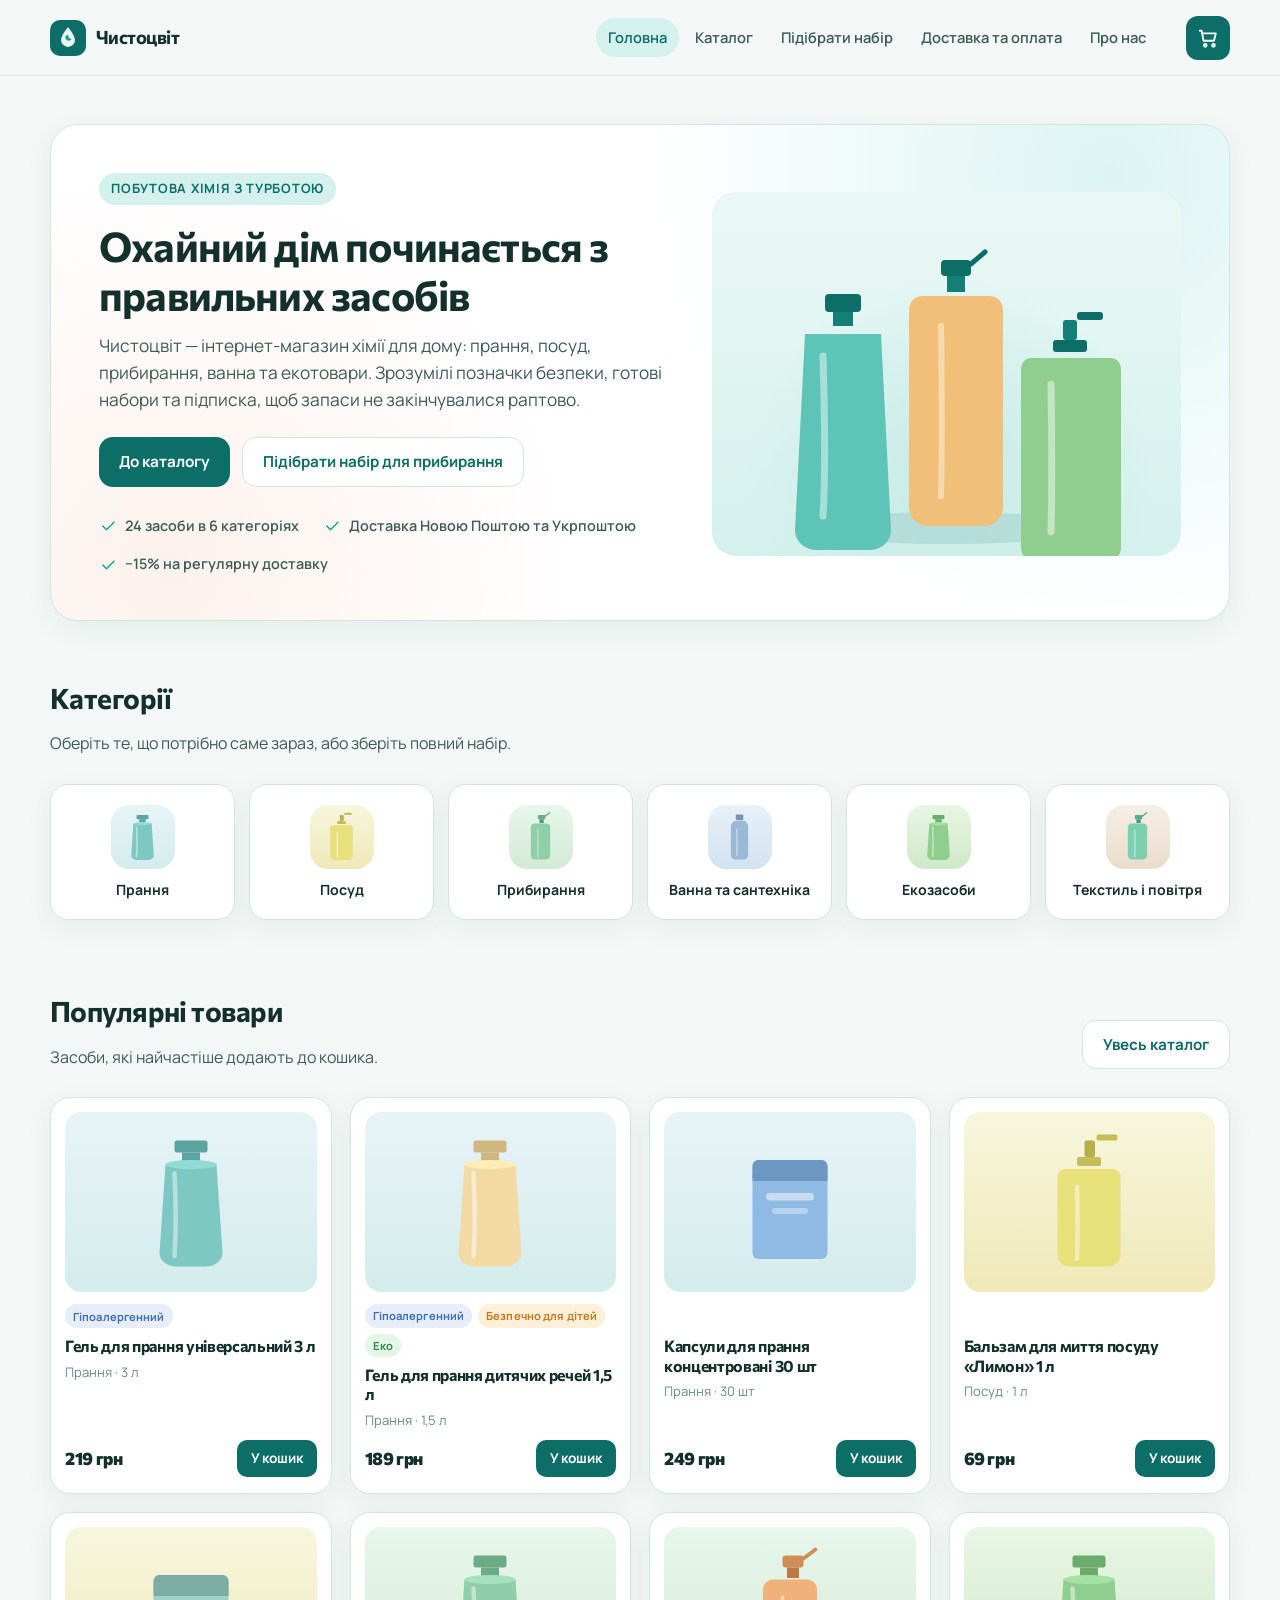
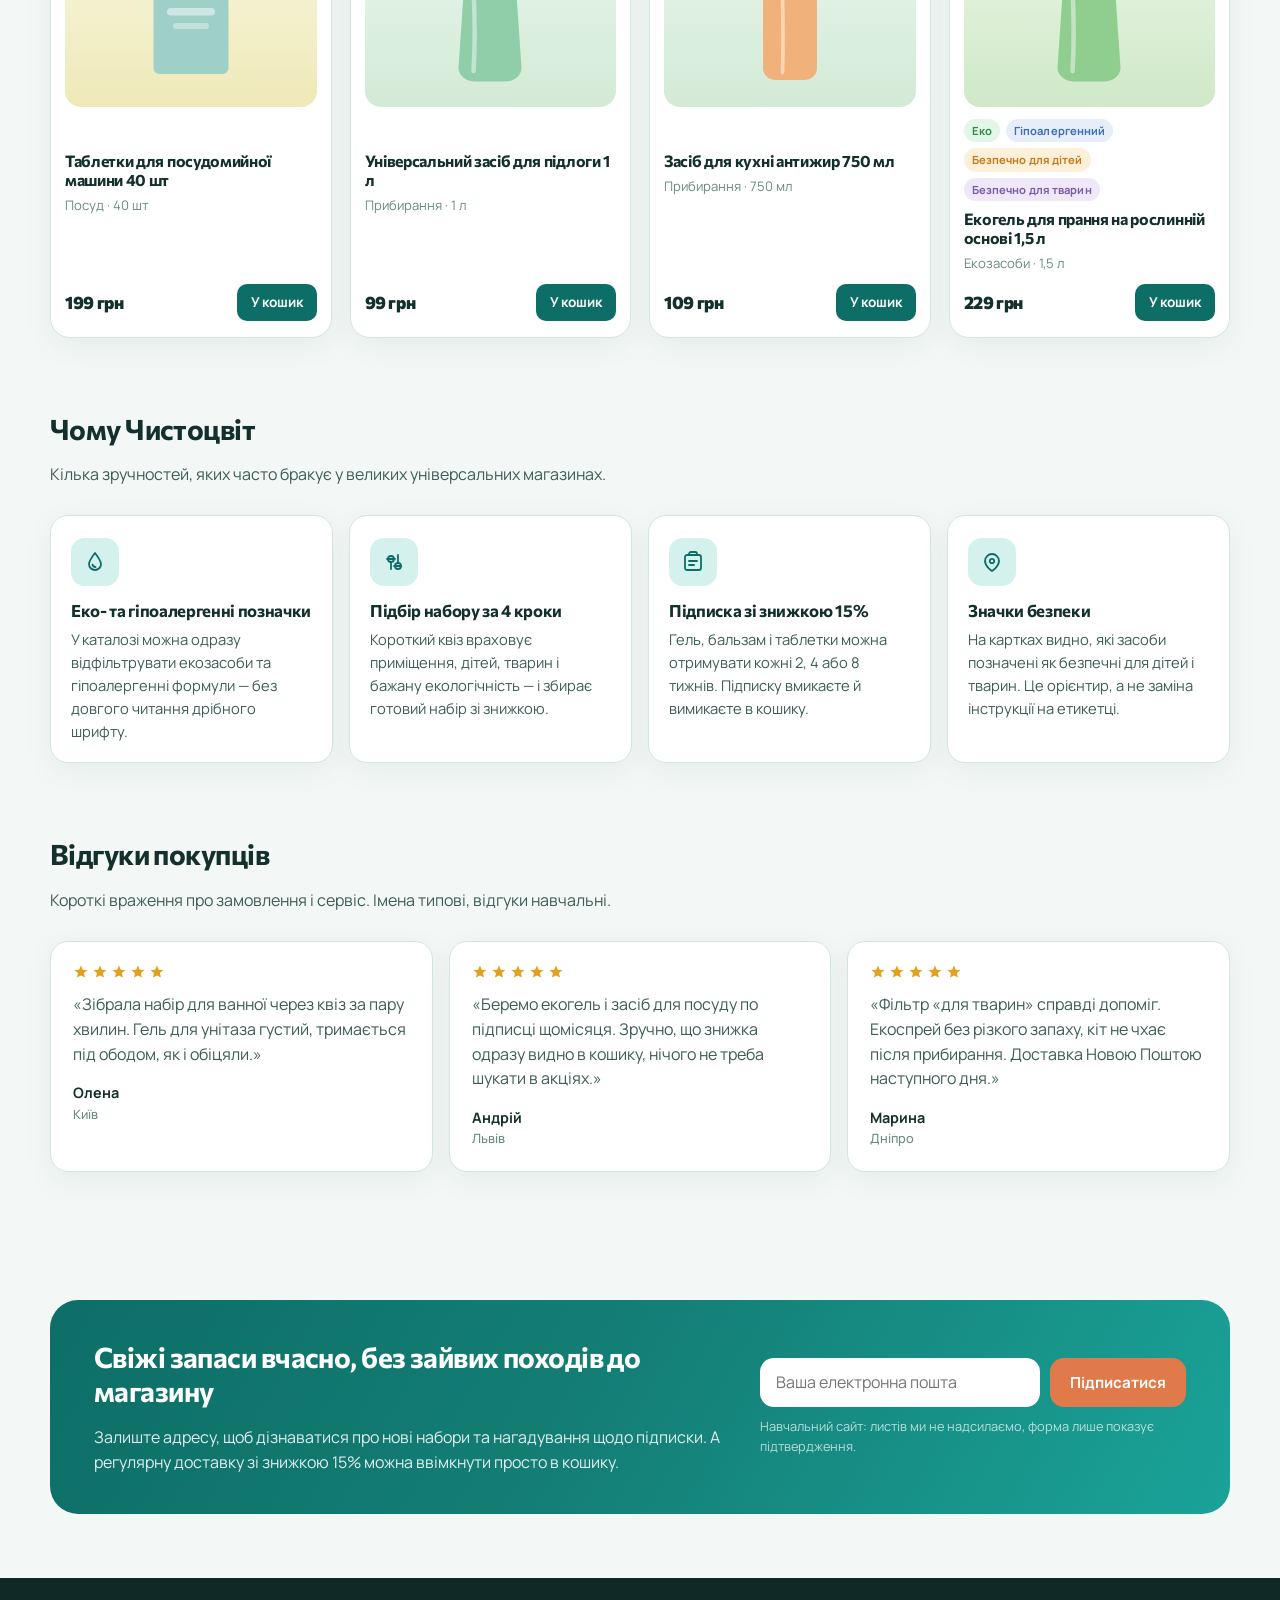
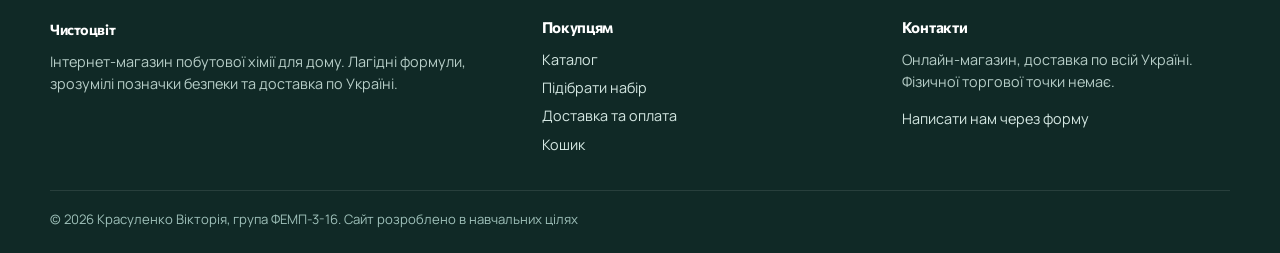
<file: index.html>
<!DOCTYPE html>
<html lang="uk">
<head>
  <meta charset="UTF-8">
  <meta name="viewport" content="width=device-width, initial-scale=1">
  <title>Чистоцвіт — інтернет-магазин хімії для дому</title>
  <meta name="description" content="Побутова хімія для прання, посуду, прибирання та ванної. Екозасоби, підбір набору та підписка на регулярну доставку зі знижкою 15%.">
  <link rel="icon" href="favicon.svg" type="image/svg+xml">
  <link rel="preconnect" href="https://fonts.googleapis.com">
  <link rel="preconnect" href="https://fonts.gstatic.com" crossorigin>
  <link href="https://fonts.googleapis.com/css2?family=Commissioner:wght@400;500;600;700;800&family=Manrope:wght@400;500;600;700;800&display=swap" rel="stylesheet">
  <link rel="stylesheet" href="css/style.css">
</head>
<body>
  <header class="header">
    <div class="wrap header__inner">
      <a class="logo" href="index.html">
        <svg class="logo__mark" viewBox="0 0 32 32" fill="none" aria-hidden="true">
          <rect width="32" height="32" rx="9" fill="#0C6E67"/>
          <path d="M16 6.5c0 0-6.2 7.1-6.2 11.2a6.2 6.2 0 1 0 12.4 0C22.2 13.6 16 6.5 16 6.5z" fill="#E7F7F4"/>
          <path d="M16 13.2c.2 2.4 1.7 3.6 3.4 3.9-1.5 1.8-4.6 1.6-5.6-.4-.7-1.5.2-3.2 2.2-3.5z" fill="#1AA399"/>
        </svg>
        Чистоцвіт
      </a>
      <button class="burger" type="button" aria-label="Відкрити меню" aria-expanded="false"><span></span><span></span><span></span></button>
      <nav class="nav" aria-label="Головне меню">
        <a href="index.html">Головна</a>
        <a href="catalog.html">Каталог</a>
        <a href="quiz.html">Підібрати набір</a>
        <a href="delivery.html">Доставка та оплата</a>
        <a href="about.html">Про нас</a>
      </nav>
      <a class="header__cart" href="cart.html" aria-label="Кошик">
        <svg viewBox="0 0 24 24" fill="none" stroke="currentColor" stroke-width="2" stroke-linecap="round" stroke-linejoin="round" aria-hidden="true">
          <circle cx="9" cy="20" r="1.5"/><circle cx="18" cy="20" r="1.5"/>
          <path d="M3 4h2l2.2 11h11.3l2-8H7"/>
        </svg>
        <span class="cart-badge" data-cart-badge>0</span>
      </a>
    </div>
  </header>

  <main class="page">
    <section class="hero">
      <div class="wrap">
        <div class="hero__grid">
          <div>
            <span class="eyebrow">Побутова хімія з турботою</span>
            <h1>Охайний дім починається з правильних засобів</h1>
            <p class="lead">Чистоцвіт — інтернет-магазин хімії для дому: прання, посуд, прибирання, ванна та екотовари. Зрозумілі позначки безпеки, готові набори та підписка, щоб запаси не закінчувалися раптово.</p>
            <div class="hero__actions">
              <a class="btn btn--primary" href="catalog.html">До каталогу</a>
              <a class="btn btn--ghost" href="quiz.html">Підібрати набір для прибирання</a>
            </div>
            <ul class="trust">
              <li><svg viewBox="0 0 24 24" fill="none" stroke="currentColor" stroke-width="2"><path d="M5 12l5 5L20 7" stroke-linecap="round" stroke-linejoin="round"/></svg> 24 засоби в 6 категоріях</li>
              <li><svg viewBox="0 0 24 24" fill="none" stroke="currentColor" stroke-width="2"><path d="M5 12l5 5L20 7" stroke-linecap="round" stroke-linejoin="round"/></svg> Доставка Новою Поштою та Укрпоштою</li>
              <li><svg viewBox="0 0 24 24" fill="none" stroke="currentColor" stroke-width="2"><path d="M5 12l5 5L20 7" stroke-linecap="round" stroke-linejoin="round"/></svg> −15% на регулярну доставку</li>
            </ul>
          </div>
          
        <div class="hero__art" aria-hidden="true">
          <svg class="hero__bottles" viewBox="0 0 420 340" fill="none">
            <ellipse cx="210" cy="312" rx="150" ry="16" fill="#0c6e67" opacity=".12"/>
            <g transform="translate(40 70)">
              <rect x="48" y="8" width="36" height="18" rx="4" fill="#0c6e67"/>
              <rect x="56" y="26" width="20" height="14" fill="#147f76"/>
              <path d="M28 48h76l10 196c0 12-10 20-22 20H40c-12 0-22-8-22-20L28 48z" fill="#5ec4b8"/>
              <path d="M46 70c2 70 2 130 0 160" stroke="rgba(255,255,255,.45)" stroke-width="7" stroke-linecap="round"/>
            </g>
            <g transform="translate(150 30)">
              <path d="M62 18h22l14-12" stroke="#0c6e67" stroke-width="5" stroke-linecap="round"/>
              <rect x="54" y="14" width="30" height="16" rx="4" fill="#0c6e67"/>
              <rect x="60" y="30" width="18" height="16" fill="#147f76"/>
              <path d="M36 50h66c8 0 14 6 14 14v196c0 12-8 20-20 20H42c-12 0-20-8-20-20V64c0-8 6-14 14-14z" fill="#f0c07a"/>
              <path d="M54 80c1 70 1 130 0 170" stroke="rgba(255,255,255,.4)" stroke-width="6" stroke-linecap="round"/>
            </g>
            <g transform="translate(270 90)">
              <rect x="70" y="6" width="26" height="8" rx="3" fill="#0c6e67"/>
              <rect x="56" y="14" width="14" height="20" rx="3" fill="#147f76"/>
              <rect x="46" y="34" width="34" height="12" rx="3" fill="#0c6e67"/>
              <path d="M24 52h80c6 0 10 5 10 12v176c0 12-8 18-20 18H34c-12 0-20-6-20-18V64c0-7 4-12 10-12z" fill="#8fce8f"/>
              <path d="M44 78c1 60 1 110 0 148" stroke="rgba(255,255,255,.45)" stroke-width="7" stroke-linecap="round"/>
            </g>
          </svg>
        </div>

        </div>
      </div>
    </section>

    <section class="section section--tight">
      <div class="wrap">
        <div class="section__head">
          <div>
            <h2>Категорії</h2>
            <p>Оберіть те, що потрібно саме зараз, або зберіть повний набір.</p>
          </div>
        </div>
        <div class="cats" data-home-cats></div>
      </div>
    </section>

    <section class="section" style="padding-top:10px">
      <div class="wrap">
        <div class="section__head">
          <div>
            <h2>Популярні товари</h2>
            <p>Засоби, які найчастіше додають до кошика.</p>
          </div>
          <a class="btn btn--ghost" href="catalog.html">Увесь каталог</a>
        </div>
        <div class="grid-products" data-popular></div>
      </div>
    </section>

    <section class="section" style="padding-top:10px">
      <div class="wrap">
        <div class="section__head">
          <div>
            <h2>Чому Чистоцвіт</h2>
            <p>Кілька зручностей, яких часто бракує у великих універсальних магазинах.</p>
          </div>
        </div>
        <div class="adv">
          <article class="adv-card">
            <div class="adv-card__icon"><svg viewBox="0 0 24 24" fill="none" stroke="currentColor" stroke-width="1.8" stroke-linecap="round" stroke-linejoin="round"><path d="M12 3c-4 5.2-6 8.2-6 11a6 6 0 0 0 12 0c0-2.8-2-5.8-6-11z"/><path d="M9.5 14.5c.4 1.6 1.6 2.5 3 2.5"/></svg></div>
            <h3>Еко- та гіпоалергенні позначки</h3>
            <p>У каталозі можна одразу відфільтрувати екозасоби та гіпоалергенні формули — без довгого читання дрібного шрифту.</p>
          </article>
          <article class="adv-card">
            <div class="adv-card__icon"><svg viewBox="0 0 24 24" fill="none" stroke="currentColor" stroke-width="1.8" stroke-linecap="round" stroke-linejoin="round"><circle cx="9" cy="9" r="3"/><circle cx="16" cy="16" r="3"/><path d="M9 12v7M16 5v8M5 9h8M12 16h7"/></svg></div>
            <h3>Підбір набору за 4 кроки</h3>
            <p>Короткий квіз враховує приміщення, дітей, тварин і бажану екологічність — і збирає готовий набір зі знижкою.</p>
          </article>
          <article class="adv-card">
            <div class="adv-card__icon"><svg viewBox="0 0 24 24" fill="none" stroke="currentColor" stroke-width="1.8" stroke-linecap="round" stroke-linejoin="round"><rect x="4" y="5" width="16" height="15" rx="2"/><path d="M8 5V4a2 2 0 0 1 2-2h4a2 2 0 0 1 2 2v1M8 11h8M8 15h5"/></svg></div>
            <h3>Підписка зі знижкою 15%</h3>
            <p>Гель, бальзам і таблетки можна отримувати кожні 2, 4 або 8 тижнів. Підписку вмикаєте й вимикаєте в кошику.</p>
          </article>
          <article class="adv-card">
            <div class="adv-card__icon"><svg viewBox="0 0 24 24" fill="none" stroke="currentColor" stroke-width="1.8" stroke-linecap="round" stroke-linejoin="round"><path d="M12 21s-7-4.4-7-10a7 7 0 0 1 14 0c0 5.6-7 10-7 10z"/><circle cx="12" cy="11" r="2.2"/></svg></div>
            <h3>Значки безпеки</h3>
            <p>На картках видно, які засоби позначені як безпечні для дітей і тварин. Це орієнтир, а не заміна інструкції на етикетці.</p>
          </article>
        </div>
      </div>
    </section>

    <section class="section" style="padding-top:10px">
      <div class="wrap">
        <div class="section__head">
          <div>
            <h2>Відгуки покупців</h2>
            <p>Короткі враження про замовлення і сервіс. Імена типові, відгуки навчальні.</p>
          </div>
        </div>
        <div class="reviews">
          <article class="review">
            <div class="stars"><svg viewBox="0 0 20 20" fill="currentColor"><path d="M10 1.8l2.2 5.3 5.8.5-4.4 3.8 1.3 5.6L10 14.3 4.9 17l1.3-5.6L1.8 7.6l5.8-.5L10 1.8z"/></svg><svg viewBox="0 0 20 20" fill="currentColor"><path d="M10 1.8l2.2 5.3 5.8.5-4.4 3.8 1.3 5.6L10 14.3 4.9 17l1.3-5.6L1.8 7.6l5.8-.5L10 1.8z"/></svg><svg viewBox="0 0 20 20" fill="currentColor"><path d="M10 1.8l2.2 5.3 5.8.5-4.4 3.8 1.3 5.6L10 14.3 4.9 17l1.3-5.6L1.8 7.6l5.8-.5L10 1.8z"/></svg><svg viewBox="0 0 20 20" fill="currentColor"><path d="M10 1.8l2.2 5.3 5.8.5-4.4 3.8 1.3 5.6L10 14.3 4.9 17l1.3-5.6L1.8 7.6l5.8-.5L10 1.8z"/></svg><svg viewBox="0 0 20 20" fill="currentColor"><path d="M10 1.8l2.2 5.3 5.8.5-4.4 3.8 1.3 5.6L10 14.3 4.9 17l1.3-5.6L1.8 7.6l5.8-.5L10 1.8z"/></svg></div>
            <p>«Зібрала набір для ванної через квіз за пару хвилин. Гель для унітаза густий, тримається під ободом, як і обіцяли.»</p>
            <div class="review__who">Олена <span>Київ</span></div>
          </article>
          <article class="review">
            <div class="stars"><svg viewBox="0 0 20 20" fill="currentColor"><path d="M10 1.8l2.2 5.3 5.8.5-4.4 3.8 1.3 5.6L10 14.3 4.9 17l1.3-5.6L1.8 7.6l5.8-.5L10 1.8z"/></svg><svg viewBox="0 0 20 20" fill="currentColor"><path d="M10 1.8l2.2 5.3 5.8.5-4.4 3.8 1.3 5.6L10 14.3 4.9 17l1.3-5.6L1.8 7.6l5.8-.5L10 1.8z"/></svg><svg viewBox="0 0 20 20" fill="currentColor"><path d="M10 1.8l2.2 5.3 5.8.5-4.4 3.8 1.3 5.6L10 14.3 4.9 17l1.3-5.6L1.8 7.6l5.8-.5L10 1.8z"/></svg><svg viewBox="0 0 20 20" fill="currentColor"><path d="M10 1.8l2.2 5.3 5.8.5-4.4 3.8 1.3 5.6L10 14.3 4.9 17l1.3-5.6L1.8 7.6l5.8-.5L10 1.8z"/></svg><svg viewBox="0 0 20 20" fill="currentColor"><path d="M10 1.8l2.2 5.3 5.8.5-4.4 3.8 1.3 5.6L10 14.3 4.9 17l1.3-5.6L1.8 7.6l5.8-.5L10 1.8z"/></svg></div>
            <p>«Беремо екогель і засіб для посуду по підписці щомісяця. Зручно, що знижка одразу видно в кошику, нічого не треба шукати в акціях.»</p>
            <div class="review__who">Андрій <span>Львів</span></div>
          </article>
          <article class="review">
            <div class="stars"><svg viewBox="0 0 20 20" fill="currentColor"><path d="M10 1.8l2.2 5.3 5.8.5-4.4 3.8 1.3 5.6L10 14.3 4.9 17l1.3-5.6L1.8 7.6l5.8-.5L10 1.8z"/></svg><svg viewBox="0 0 20 20" fill="currentColor"><path d="M10 1.8l2.2 5.3 5.8.5-4.4 3.8 1.3 5.6L10 14.3 4.9 17l1.3-5.6L1.8 7.6l5.8-.5L10 1.8z"/></svg><svg viewBox="0 0 20 20" fill="currentColor"><path d="M10 1.8l2.2 5.3 5.8.5-4.4 3.8 1.3 5.6L10 14.3 4.9 17l1.3-5.6L1.8 7.6l5.8-.5L10 1.8z"/></svg><svg viewBox="0 0 20 20" fill="currentColor"><path d="M10 1.8l2.2 5.3 5.8.5-4.4 3.8 1.3 5.6L10 14.3 4.9 17l1.3-5.6L1.8 7.6l5.8-.5L10 1.8z"/></svg><svg viewBox="0 0 20 20" fill="currentColor"><path d="M10 1.8l2.2 5.3 5.8.5-4.4 3.8 1.3 5.6L10 14.3 4.9 17l1.3-5.6L1.8 7.6l5.8-.5L10 1.8z"/></svg></div>
            <p>«Фільтр «для тварин» справді допоміг. Екоспрей без різкого запаху, кіт не чхає після прибирання. Доставка Новою Поштою наступного дня.»</p>
            <div class="review__who">Марина <span>Дніпро</span></div>
          </article>
        </div>
      </div>
    </section>

    <section class="section">
      <div class="wrap">
        <div class="promo">
          <div>
            <h2>Свіжі запаси вчасно, без зайвих походів до магазину</h2>
            <p>Залиште адресу, щоб дізнаватися про нові набори та нагадування щодо підписки. А регулярну доставку зі знижкою 15% можна ввімкнути просто в кошику.</p>
          </div>
          <div>
            <form class="promo__form" data-news-form>
              <input type="email" name="email" placeholder="Ваша електронна пошта" required autocomplete="email">
              <button class="btn btn--accent" type="submit">Підписатися</button>
            </form>
            <p class="form-note" data-news-ok hidden></p>
            <p class="form-note">Навчальний сайт: листів ми не надсилаємо, форма лише показує підтвердження.</p>
          </div>
        </div>
      </div>
    </section>
  </main>

  <footer class="footer">
    <div class="wrap">
      <div class="footer__grid">
        <div>
          <p class="logo" style="color:#fff;margin-bottom:10px">Чистоцвіт</p>
          <p>Інтернет-магазин побутової хімії для дому. Лагідні формули, зрозумілі позначки безпеки та доставка по Україні.</p>
        </div>
        <div>
          <h3>Покупцям</h3>
          <ul>
            <li><a href="catalog.html">Каталог</a></li>
            <li><a href="quiz.html">Підібрати набір</a></li>
            <li><a href="delivery.html">Доставка та оплата</a></li>
            <li><a href="cart.html">Кошик</a></li>
          </ul>
        </div>
        <div>
          <h3>Контакти</h3>
          <p>Онлайн-магазин, доставка по всій Україні. Фізичної торгової точки немає.</p>
          <p><a href="about.html">Написати нам через форму</a></p>
        </div>
      </div>
      <div class="footer__legal">© 2026 Красуленко Вікторія, група ФЕМП-3-16. Сайт розроблено в навчальних цілях</div>
    </div>
  </footer>
  <script src="js/products.js"></script>
  <script src="js/cart.js"></script>
  <script src="js/main.js"></script>
  <script src="js/home.js"></script>
</body>
</html>
</file>
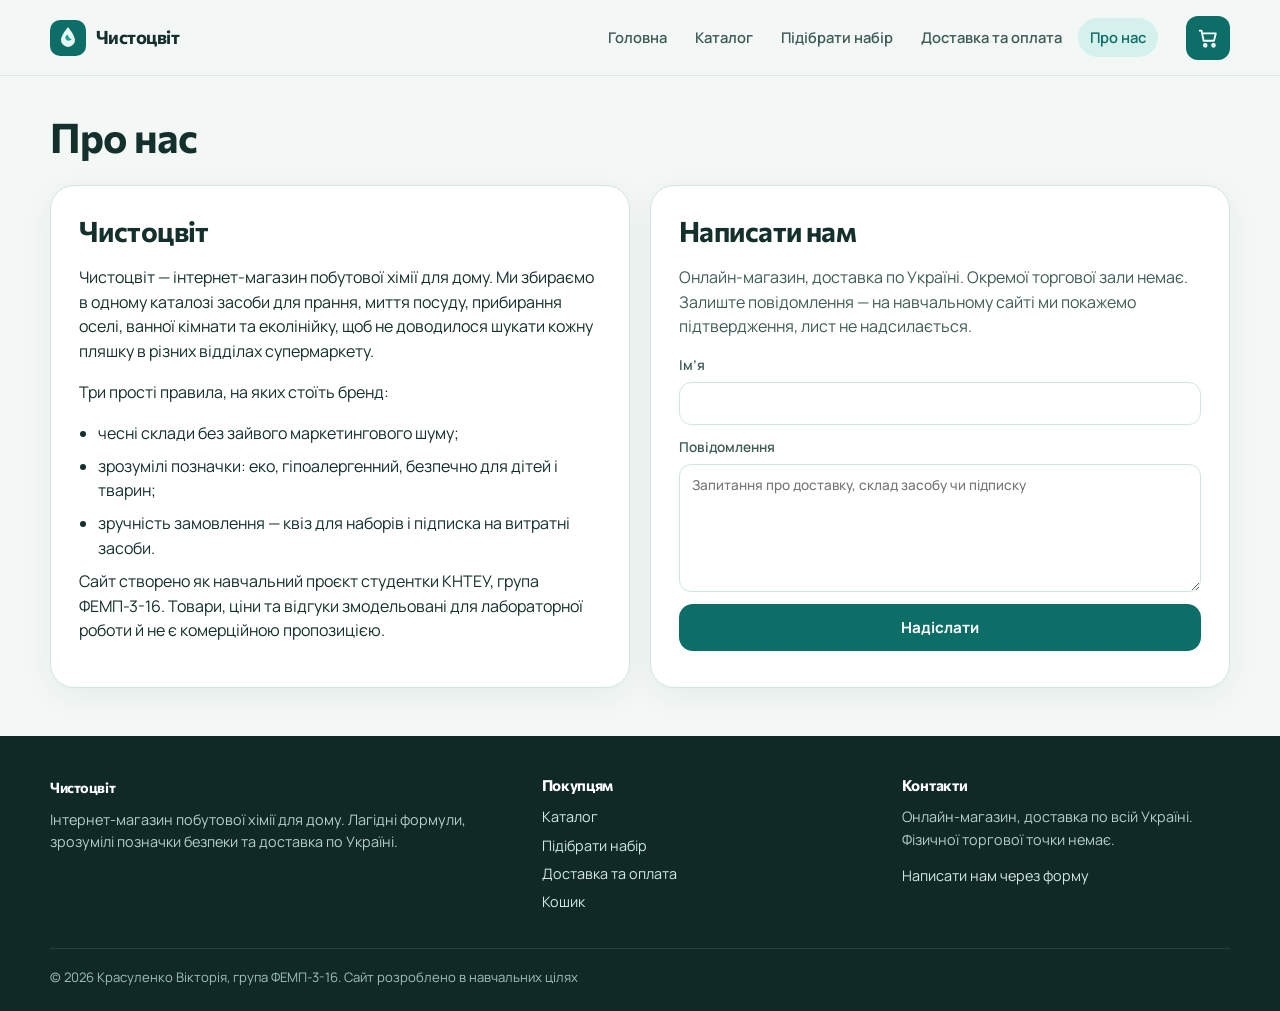
<file: about.html>
<!DOCTYPE html>
<html lang="uk">
<head>
  <meta charset="UTF-8">
  <meta name="viewport" content="width=device-width, initial-scale=1">
  <title>Про нас і контакти — Чистоцвіт</title>
  <meta name="description" content="Про інтернет-магазин Чистоцвіт, цінності бренду та форма зворотного зв’язку. Навчальний проєкт КНТЕУ.">
  <link rel="icon" href="favicon.svg" type="image/svg+xml">
  <link rel="preconnect" href="https://fonts.googleapis.com">
  <link rel="preconnect" href="https://fonts.gstatic.com" crossorigin>
  <link href="https://fonts.googleapis.com/css2?family=Commissioner:wght@400;500;600;700;800&family=Manrope:wght@400;500;600;700;800&display=swap" rel="stylesheet">
  <link rel="stylesheet" href="css/style.css">
</head>
<body>
  <header class="header">
    <div class="wrap header__inner">
      <a class="logo" href="index.html">
        <svg class="logo__mark" viewBox="0 0 32 32" fill="none" aria-hidden="true">
          <rect width="32" height="32" rx="9" fill="#0C6E67"/>
          <path d="M16 6.5c0 0-6.2 7.1-6.2 11.2a6.2 6.2 0 1 0 12.4 0C22.2 13.6 16 6.5 16 6.5z" fill="#E7F7F4"/>
          <path d="M16 13.2c.2 2.4 1.7 3.6 3.4 3.9-1.5 1.8-4.6 1.6-5.6-.4-.7-1.5.2-3.2 2.2-3.5z" fill="#1AA399"/>
        </svg>
        Чистоцвіт
      </a>
      <button class="burger" type="button" aria-label="Відкрити меню" aria-expanded="false"><span></span><span></span><span></span></button>
      <nav class="nav" aria-label="Головне меню">
        <a href="index.html">Головна</a>
        <a href="catalog.html">Каталог</a>
        <a href="quiz.html">Підібрати набір</a>
        <a href="delivery.html">Доставка та оплата</a>
        <a href="about.html">Про нас</a>
      </nav>
      <a class="header__cart" href="cart.html" aria-label="Кошик">
        <svg viewBox="0 0 24 24" fill="none" stroke="currentColor" stroke-width="2" stroke-linecap="round" stroke-linejoin="round" aria-hidden="true">
          <circle cx="9" cy="20" r="1.5"/><circle cx="18" cy="20" r="1.5"/>
          <path d="M3 4h2l2.2 11h11.3l2-8H7"/>
        </svg>
        <span class="cart-badge" data-cart-badge>0</span>
      </a>
    </div>
  </header>

  <main class="page">
    <section class="page-hero">
      <div class="wrap">
        <h1>Про нас</h1>
        <div class="split" style="margin:24px 0 40px">
          <article class="content-card">
            <h2>Чистоцвіт</h2>
            <p>Чистоцвіт — інтернет-магазин побутової хімії для дому. Ми збираємо в одному каталозі засоби для прання, миття посуду, прибирання оселі, ванної кімнати та еколінійку, щоб не доводилося шукати кожну пляшку в різних відділах супермаркету.</p>
            <p>Три прості правила, на яких стоїть бренд:</p>
            <ul>
              <li style="list-style:disc;margin:0 0 8px 1.2em">чесні склади без зайвого маркетингового шуму;</li>
              <li style="list-style:disc;margin:0 0 8px 1.2em">зрозумілі позначки: еко, гіпоалергенний, безпечно для дітей і тварин;</li>
              <li style="list-style:disc;margin:0 0 8px 1.2em">зручність замовлення — квіз для наборів і підписка на витратні засоби.</li>
            </ul>
            <p>Сайт створено як навчальний проєкт студентки КНТЕУ, група ФЕМП-3-16. Товари, ціни та відгуки змодельовані для лабораторної роботи й не є комерційною пропозицією.</p>
          </article>
          <article class="content-card">
            <h2>Написати нам</h2>
            <p class="muted">Онлайн-магазин, доставка по Україні. Окремої торгової зали немає. Залиште повідомлення — на навчальному сайті ми покажемо підтвердження, лист не надсилається.</p>
            <form class="form-grid" data-contact>
              <label>Ім’я
                <input type="text" name="name" required>
              </label>
              <label>Повідомлення
                <textarea name="message" rows="5" required placeholder="Запитання про доставку, склад засобу чи підписку"></textarea>
              </label>
              <p class="form-error" data-form-error></p>
              <button class="btn btn--primary" type="submit">Надіслати</button>
            </form>
            <div class="success" data-contact-ok hidden>
              <h2>Дякуємо!</h2>
              <p>Повідомлення прийнято в навчальному режимі. Реального листа ми не отримуємо.</p>
            </div>
          </article>
        </div>
      </div>
    </section>
  </main>

  <footer class="footer">
    <div class="wrap">
      <div class="footer__grid">
        <div>
          <p class="logo" style="color:#fff;margin-bottom:10px">Чистоцвіт</p>
          <p>Інтернет-магазин побутової хімії для дому. Лагідні формули, зрозумілі позначки безпеки та доставка по Україні.</p>
        </div>
        <div>
          <h3>Покупцям</h3>
          <ul>
            <li><a href="catalog.html">Каталог</a></li>
            <li><a href="quiz.html">Підібрати набір</a></li>
            <li><a href="delivery.html">Доставка та оплата</a></li>
            <li><a href="cart.html">Кошик</a></li>
          </ul>
        </div>
        <div>
          <h3>Контакти</h3>
          <p>Онлайн-магазин, доставка по всій Україні. Фізичної торгової точки немає.</p>
          <p><a href="about.html">Написати нам через форму</a></p>
        </div>
      </div>
      <div class="footer__legal">© 2026 Красуленко Вікторія, група ФЕМП-3-16. Сайт розроблено в навчальних цілях</div>
    </div>
  </footer>
  <script src="js/products.js"></script>
  <script src="js/cart.js"></script>
  <script src="js/main.js"></script>
  <script src="js/about.js"></script>
</body>
</html>
</file>
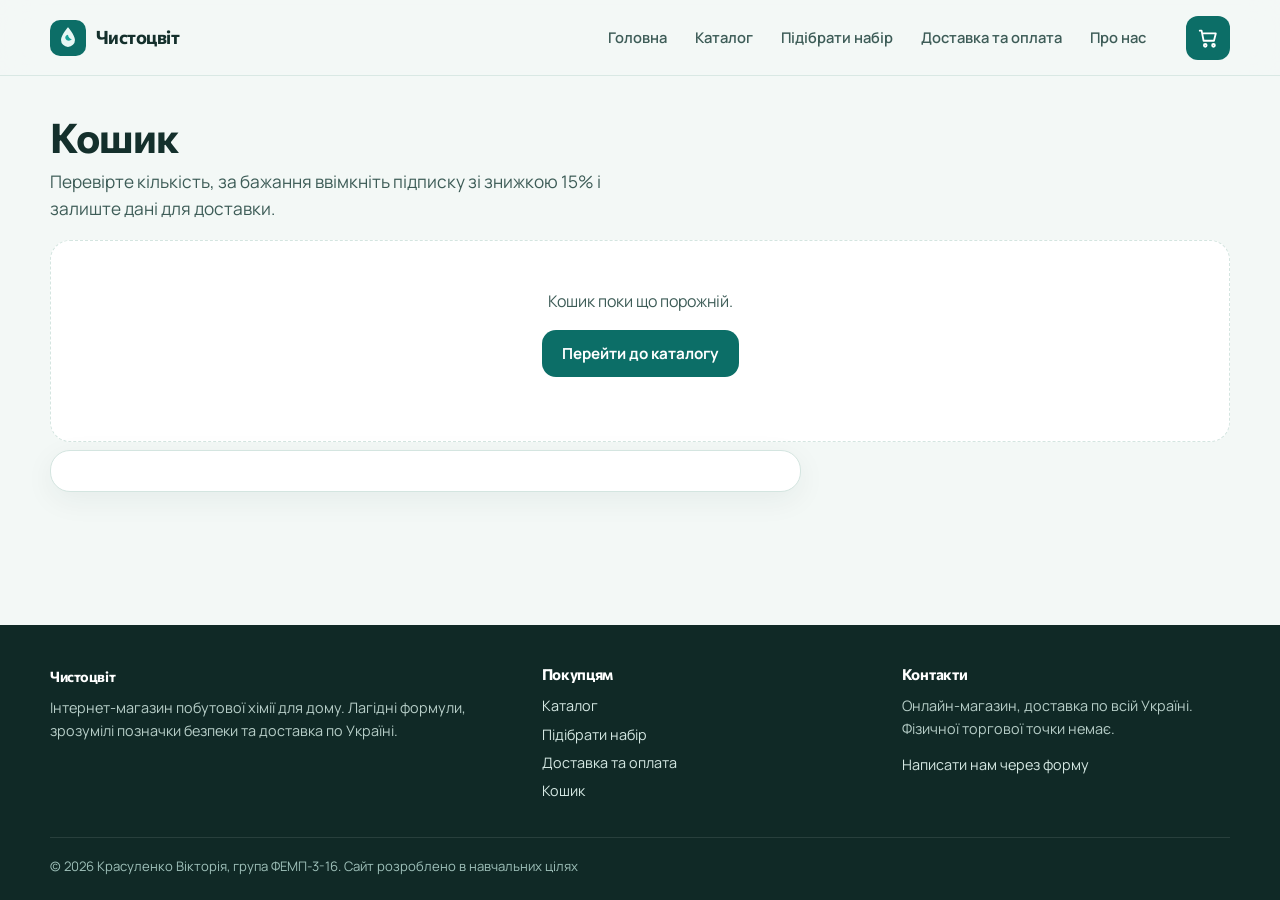
<file: cart.html>
<!DOCTYPE html>
<html lang="uk">
<head>
  <meta charset="UTF-8">
  <meta name="viewport" content="width=device-width, initial-scale=1">
  <title>Кошик — Чистоцвіт</title>
  <meta name="description" content="Кошик інтернет-магазину Чистоцвіт. Кількість, підписка на регулярну доставку зі знижкою 15% та оформлення замовлення.">
  <link rel="icon" href="favicon.svg" type="image/svg+xml">
  <link rel="preconnect" href="https://fonts.googleapis.com">
  <link rel="preconnect" href="https://fonts.gstatic.com" crossorigin>
  <link href="https://fonts.googleapis.com/css2?family=Commissioner:wght@400;500;600;700;800&family=Manrope:wght@400;500;600;700;800&display=swap" rel="stylesheet">
  <link rel="stylesheet" href="css/style.css">
</head>
<body>
  <header class="header">
    <div class="wrap header__inner">
      <a class="logo" href="index.html">
        <svg class="logo__mark" viewBox="0 0 32 32" fill="none" aria-hidden="true">
          <rect width="32" height="32" rx="9" fill="#0C6E67"/>
          <path d="M16 6.5c0 0-6.2 7.1-6.2 11.2a6.2 6.2 0 1 0 12.4 0C22.2 13.6 16 6.5 16 6.5z" fill="#E7F7F4"/>
          <path d="M16 13.2c.2 2.4 1.7 3.6 3.4 3.9-1.5 1.8-4.6 1.6-5.6-.4-.7-1.5.2-3.2 2.2-3.5z" fill="#1AA399"/>
        </svg>
        Чистоцвіт
      </a>
      <button class="burger" type="button" aria-label="Відкрити меню" aria-expanded="false"><span></span><span></span><span></span></button>
      <nav class="nav" aria-label="Головне меню">
        <a href="index.html">Головна</a>
        <a href="catalog.html">Каталог</a>
        <a href="quiz.html">Підібрати набір</a>
        <a href="delivery.html">Доставка та оплата</a>
        <a href="about.html">Про нас</a>
      </nav>
      <a class="header__cart" href="cart.html" aria-label="Кошик">
        <svg viewBox="0 0 24 24" fill="none" stroke="currentColor" stroke-width="2" stroke-linecap="round" stroke-linejoin="round" aria-hidden="true">
          <circle cx="9" cy="20" r="1.5"/><circle cx="18" cy="20" r="1.5"/>
          <path d="M3 4h2l2.2 11h11.3l2-8H7"/>
        </svg>
        <span class="cart-badge" data-cart-badge>0</span>
      </a>
    </div>
  </header>

  <main class="page">
    <section class="page-hero">
      <div class="wrap">
        <h1>Кошик</h1>
        <p class="lead">Перевірте кількість, за бажання ввімкніть підписку зі знижкою 15% і залиште дані для доставки.</p>
        <div class="empty" data-cart-empty hidden>
          <p>Кошик поки що порожній.</p>
          <p><a class="btn btn--primary" href="catalog.html">Перейти до каталогу</a></p>
        </div>
        <div class="success" data-cart-success hidden>
          <h2>Дякуємо, замовлення прийнято!</h2>
          <p>Дякуємо, <strong data-order-name></strong>. Сума до сплати: <strong data-order-sum></strong>.</p>
          <p class="muted">Ми зв’яжемося з вами для підтвердження. Це навчальний сайт, реальна оплата не здійснюється, товар не відправляється.</p>
          <p><a class="btn btn--primary" href="catalog.html">Повернутися до каталогу</a></p>
        </div>
        <div class="cart-layout" data-cart-layout>
          <div class="cart-list" data-cart-list></div>
          <div>
            <div class="cart-summary" data-cart-summary></div>
            <div class="checkout" data-checkout-wrap style="margin-top:16px">
              <h2>Оформлення</h2>
              <form class="form-grid" data-checkout novalidate>
                <label>Ім’я та прізвище
                  <input type="text" name="name" autocomplete="name" required>
                </label>
                <label>Телефон
                  <input type="tel" name="phone" autocomplete="tel" placeholder="+380" required>
                </label>
                <label>Місто
                  <input type="text" name="city" autocomplete="address-level2" required>
                </label>
                <label>Доставка
                  <select name="delivery" required>
                    <option value="">Оберіть спосіб</option>
                    <option value="np">Нова Пошта — відділення або поштомат</option>
                    <option value="np-courier">Нова Пошта — кур’єр</option>
                    <option value="ukr">Укрпошта</option>
                    <option value="kyiv">Кур’єр по Києву</option>
                  </select>
                </label>
                <label>Оплата
                  <select name="payment" required>
                    <option value="">Оберіть спосіб</option>
                    <option value="cod">Оплата при отриманні</option>
                    <option value="card">Оплата карткою</option>
                  </select>
                </label>
                <label>Коментар (необов’язково)
                  <textarea name="comment" rows="3" placeholder="Відділення, поверх, побажання щодо часу"></textarea>
                </label>
                <p class="form-error" data-form-error></p>
                <button class="btn btn--primary" type="submit">Підтвердити замовлення</button>
                <p class="notice">Це навчальний сайт. Після підтвердження ви побачите повідомлення подяки, оплата не списується.</p>
              </form>
            </div>
          </div>
        </div>
      </div>
    </section>
  </main>

  <footer class="footer">
    <div class="wrap">
      <div class="footer__grid">
        <div>
          <p class="logo" style="color:#fff;margin-bottom:10px">Чистоцвіт</p>
          <p>Інтернет-магазин побутової хімії для дому. Лагідні формули, зрозумілі позначки безпеки та доставка по Україні.</p>
        </div>
        <div>
          <h3>Покупцям</h3>
          <ul>
            <li><a href="catalog.html">Каталог</a></li>
            <li><a href="quiz.html">Підібрати набір</a></li>
            <li><a href="delivery.html">Доставка та оплата</a></li>
            <li><a href="cart.html">Кошик</a></li>
          </ul>
        </div>
        <div>
          <h3>Контакти</h3>
          <p>Онлайн-магазин, доставка по всій Україні. Фізичної торгової точки немає.</p>
          <p><a href="about.html">Написати нам через форму</a></p>
        </div>
      </div>
      <div class="footer__legal">© 2026 Красуленко Вікторія, група ФЕМП-3-16. Сайт розроблено в навчальних цілях</div>
    </div>
  </footer>
  <script src="js/products.js"></script>
  <script src="js/cart.js"></script>
  <script src="js/main.js"></script>
  <script src="js/cart-page.js"></script>
</body>
</html>
</file>
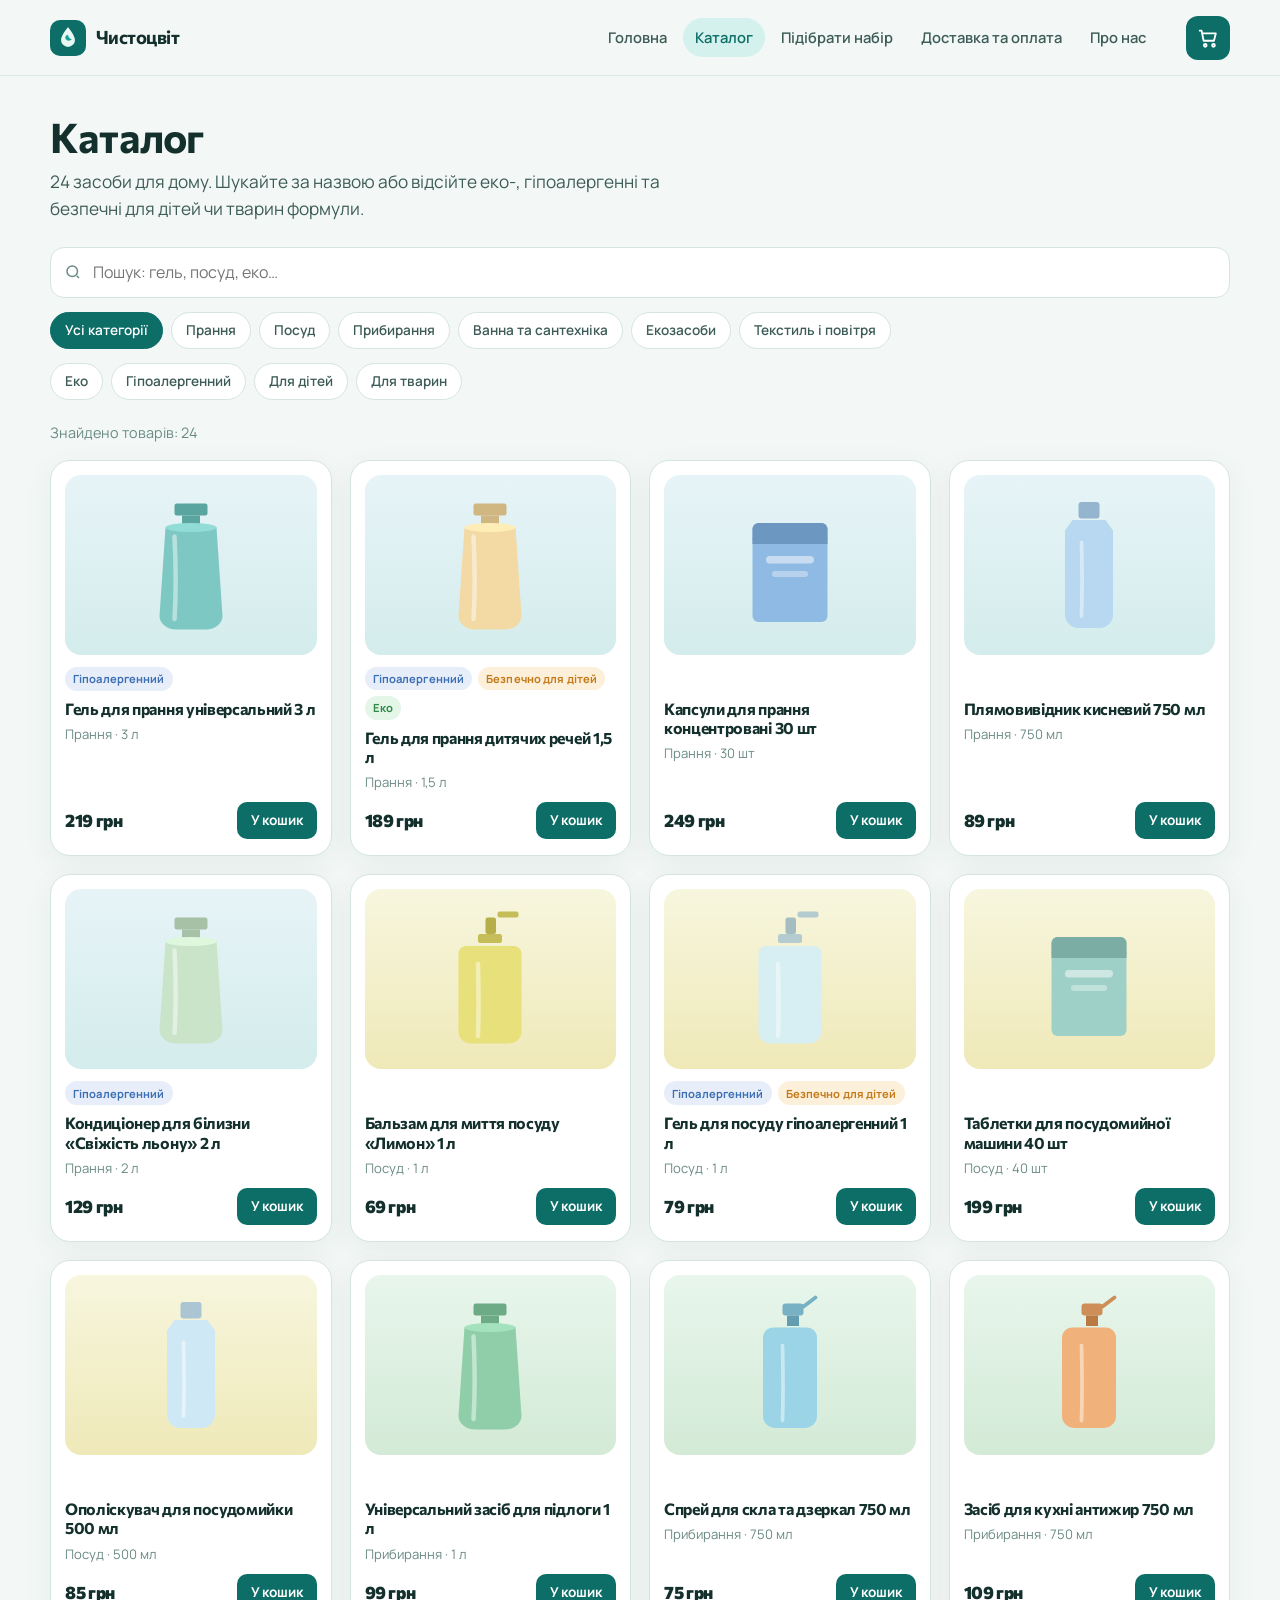
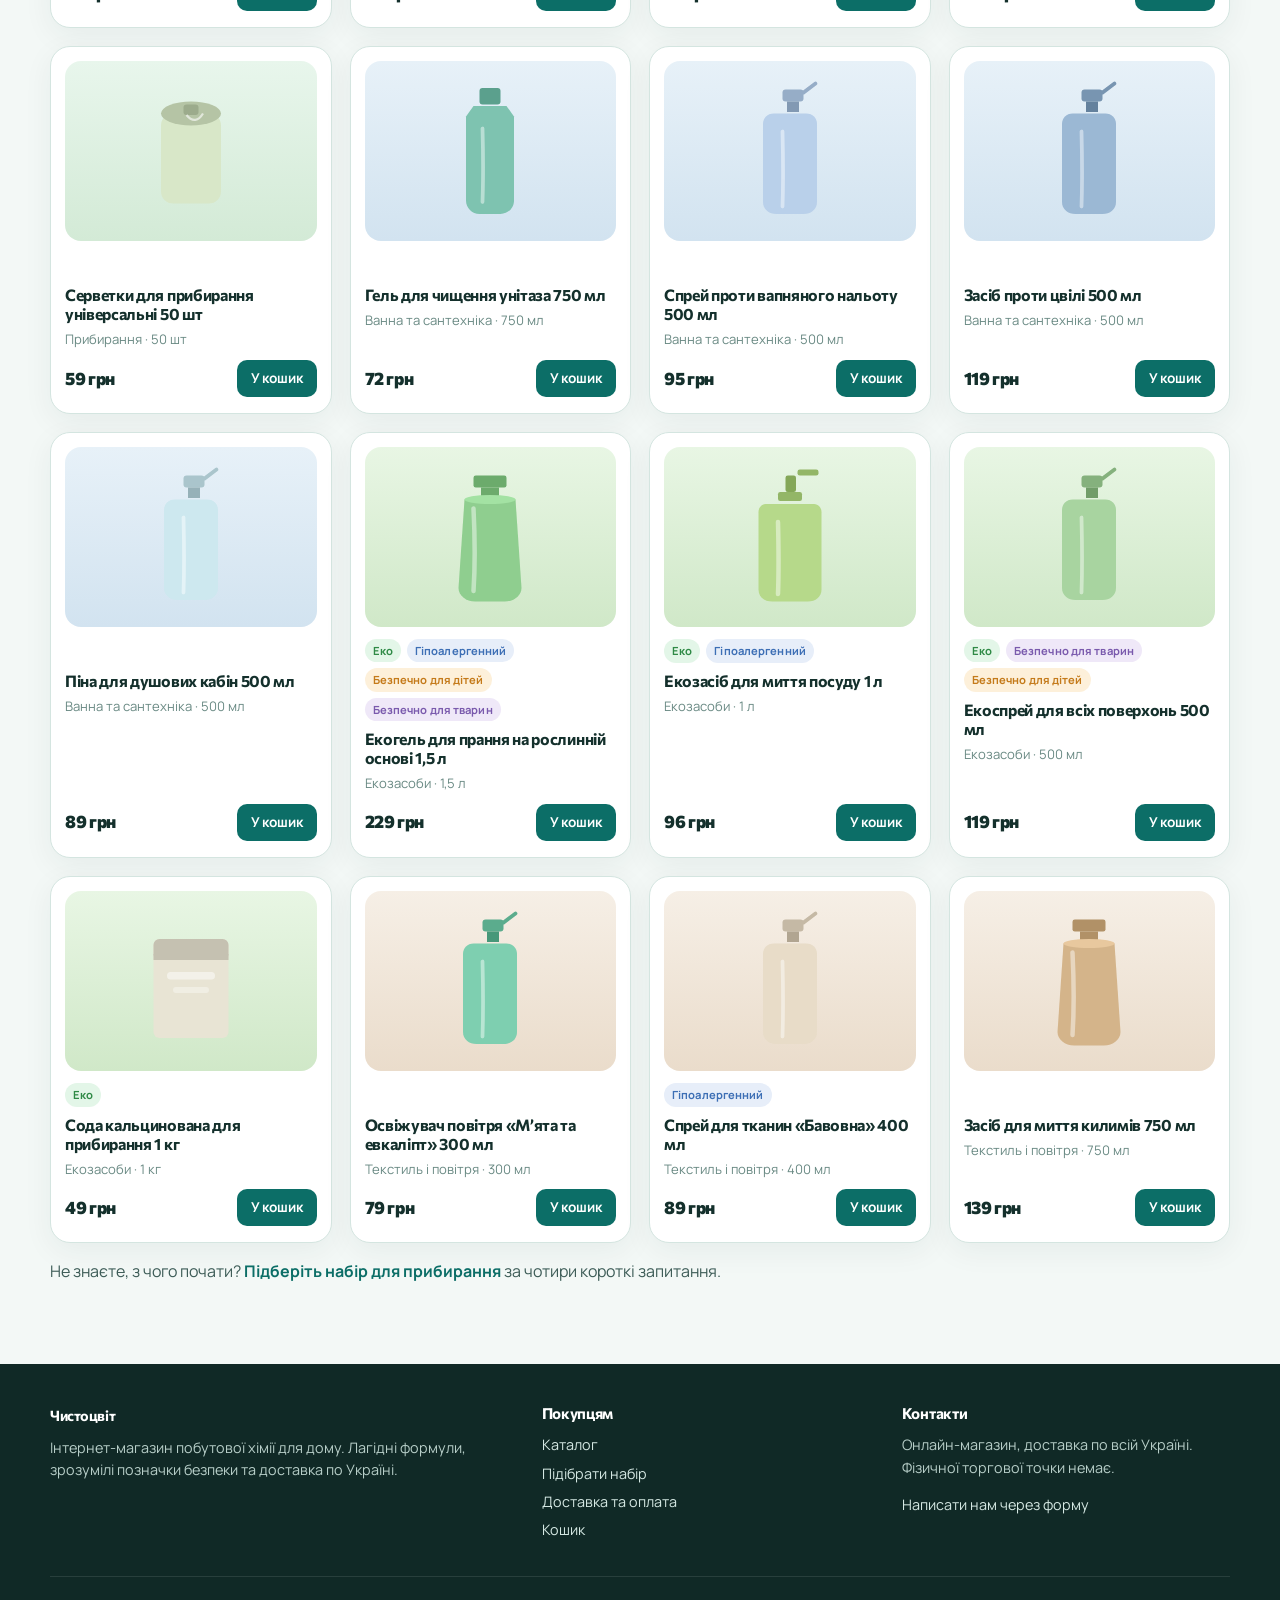
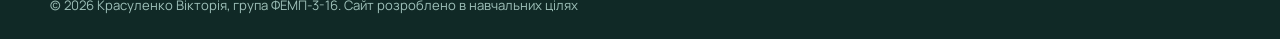
<file: catalog.html>
<!DOCTYPE html>
<html lang="uk">
<head>
  <meta charset="UTF-8">
  <meta name="viewport" content="width=device-width, initial-scale=1">
  <title>Каталог — Чистоцвіт</title>
  <meta name="description" content="Каталог побутової хімії Чистоцвіт: прання, посуд, прибирання, ванна, екозасоби. Фільтри за категорією, еко, гіпоалергенністю та безпекою.">
  <link rel="icon" href="favicon.svg" type="image/svg+xml">
  <link rel="preconnect" href="https://fonts.googleapis.com">
  <link rel="preconnect" href="https://fonts.gstatic.com" crossorigin>
  <link href="https://fonts.googleapis.com/css2?family=Commissioner:wght@400;500;600;700;800&family=Manrope:wght@400;500;600;700;800&display=swap" rel="stylesheet">
  <link rel="stylesheet" href="css/style.css">
</head>
<body>
  <header class="header">
    <div class="wrap header__inner">
      <a class="logo" href="index.html">
        <svg class="logo__mark" viewBox="0 0 32 32" fill="none" aria-hidden="true">
          <rect width="32" height="32" rx="9" fill="#0C6E67"/>
          <path d="M16 6.5c0 0-6.2 7.1-6.2 11.2a6.2 6.2 0 1 0 12.4 0C22.2 13.6 16 6.5 16 6.5z" fill="#E7F7F4"/>
          <path d="M16 13.2c.2 2.4 1.7 3.6 3.4 3.9-1.5 1.8-4.6 1.6-5.6-.4-.7-1.5.2-3.2 2.2-3.5z" fill="#1AA399"/>
        </svg>
        Чистоцвіт
      </a>
      <button class="burger" type="button" aria-label="Відкрити меню" aria-expanded="false"><span></span><span></span><span></span></button>
      <nav class="nav" aria-label="Головне меню">
        <a href="index.html">Головна</a>
        <a href="catalog.html">Каталог</a>
        <a href="quiz.html">Підібрати набір</a>
        <a href="delivery.html">Доставка та оплата</a>
        <a href="about.html">Про нас</a>
      </nav>
      <a class="header__cart" href="cart.html" aria-label="Кошик">
        <svg viewBox="0 0 24 24" fill="none" stroke="currentColor" stroke-width="2" stroke-linecap="round" stroke-linejoin="round" aria-hidden="true">
          <circle cx="9" cy="20" r="1.5"/><circle cx="18" cy="20" r="1.5"/>
          <path d="M3 4h2l2.2 11h11.3l2-8H7"/>
        </svg>
        <span class="cart-badge" data-cart-badge>0</span>
      </a>
    </div>
  </header>

  <main class="page">
    <section class="page-hero">
      <div class="wrap">
        <h1>Каталог</h1>
        <p class="lead">24 засоби для дому. Шукайте за назвою або відсійте еко-, гіпоалергенні та безпечні для дітей чи тварин формули.</p>
        <div class="toolbar">
          <div class="search">
            <svg viewBox="0 0 24 24" fill="none" stroke="currentColor" stroke-width="2"><circle cx="11" cy="11" r="7"/><path d="M20 20l-3-3"/></svg>
            <input type="search" data-search placeholder="Пошук: гель, посуд, еко…" aria-label="Пошук товарів">
          </div>
          <div>
            <div class="chips" data-cats></div>
          </div>
          <div>
            <div class="chips" data-labels></div>
          </div>
        </div>
        <div class="results-meta" data-count></div>
        <div class="grid-products" data-catalog></div>
      </div>
    </section>
    <div class="section" style="padding-top:8px">
      <div class="wrap muted">
        <p>Не знаєте, з чого почати? <a href="quiz.html" style="color:var(--teal);font-weight:700">Підберіть набір для прибирання</a> за чотири короткі запитання.</p>
      </div>
    </div>
  </main>

  <footer class="footer">
    <div class="wrap">
      <div class="footer__grid">
        <div>
          <p class="logo" style="color:#fff;margin-bottom:10px">Чистоцвіт</p>
          <p>Інтернет-магазин побутової хімії для дому. Лагідні формули, зрозумілі позначки безпеки та доставка по Україні.</p>
        </div>
        <div>
          <h3>Покупцям</h3>
          <ul>
            <li><a href="catalog.html">Каталог</a></li>
            <li><a href="quiz.html">Підібрати набір</a></li>
            <li><a href="delivery.html">Доставка та оплата</a></li>
            <li><a href="cart.html">Кошик</a></li>
          </ul>
        </div>
        <div>
          <h3>Контакти</h3>
          <p>Онлайн-магазин, доставка по всій Україні. Фізичної торгової точки немає.</p>
          <p><a href="about.html">Написати нам через форму</a></p>
        </div>
      </div>
      <div class="footer__legal">© 2026 Красуленко Вікторія, група ФЕМП-3-16. Сайт розроблено в навчальних цілях</div>
    </div>
  </footer>
  <script src="js/products.js"></script>
  <script src="js/cart.js"></script>
  <script src="js/main.js"></script>
  <script src="js/catalog.js"></script>
</body>
</html>
</file>
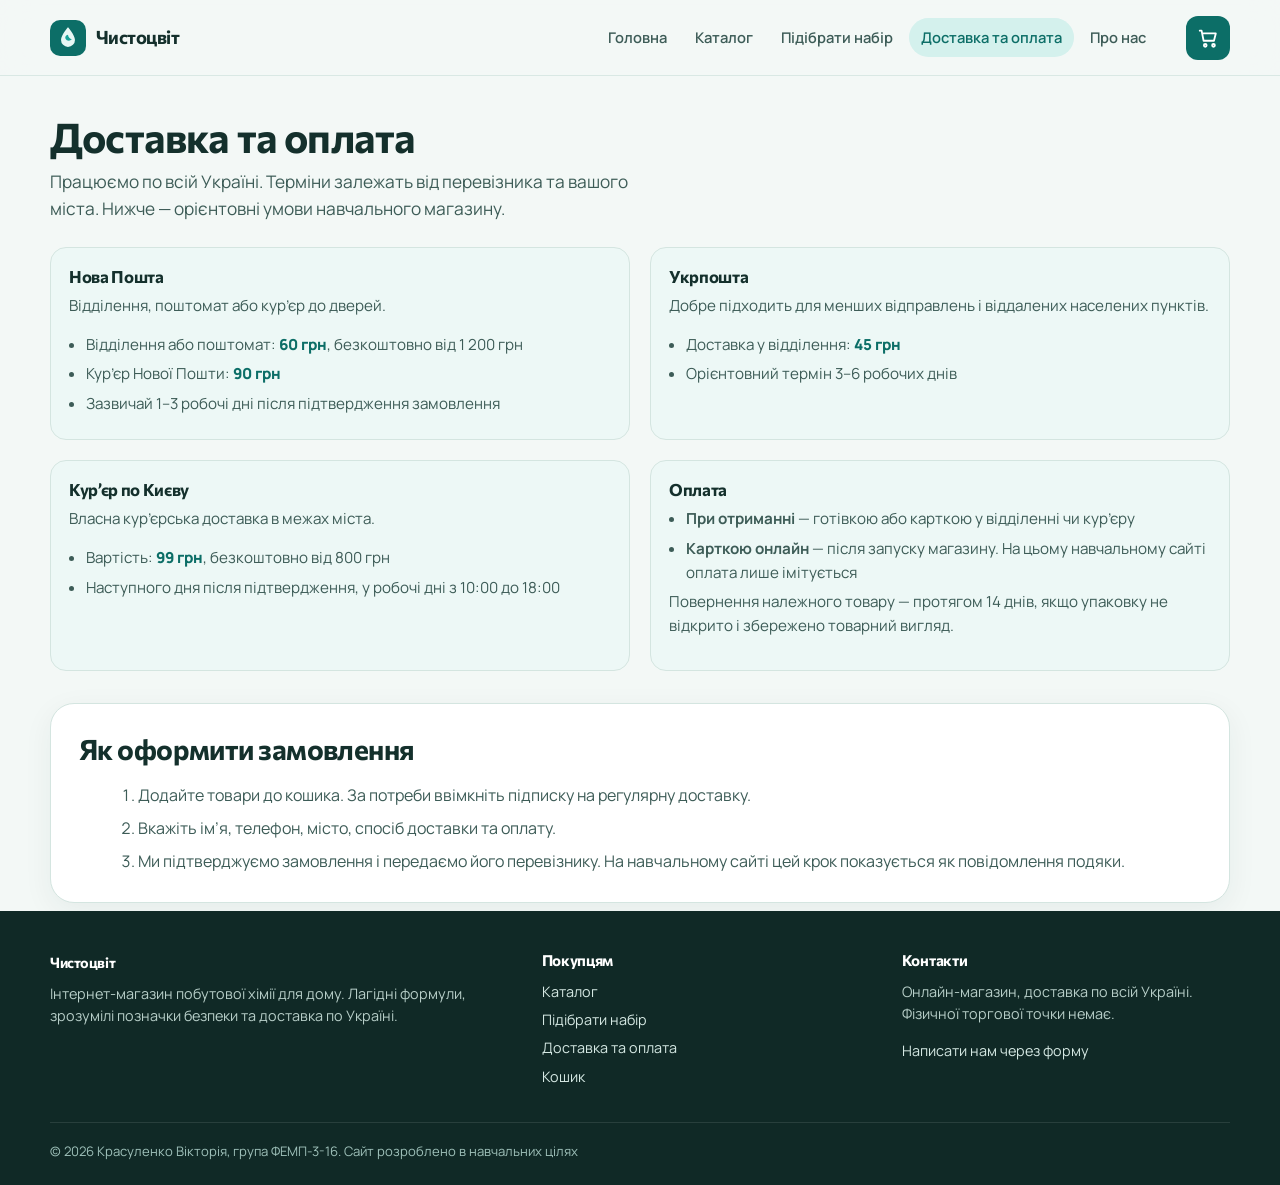
<file: delivery.html>
<!DOCTYPE html>
<html lang="uk">
<head>
  <meta charset="UTF-8">
  <meta name="viewport" content="width=device-width, initial-scale=1">
  <title>Доставка та оплата — Чистоцвіт</title>
  <meta name="description" content="Доставка Новою Поштою, Укрпоштою та кур’єром по Києву. Оплата при отриманні або карткою.">
  <link rel="icon" href="favicon.svg" type="image/svg+xml">
  <link rel="preconnect" href="https://fonts.googleapis.com">
  <link rel="preconnect" href="https://fonts.gstatic.com" crossorigin>
  <link href="https://fonts.googleapis.com/css2?family=Commissioner:wght@400;500;600;700;800&family=Manrope:wght@400;500;600;700;800&display=swap" rel="stylesheet">
  <link rel="stylesheet" href="css/style.css">
</head>
<body>
  <header class="header">
    <div class="wrap header__inner">
      <a class="logo" href="index.html">
        <svg class="logo__mark" viewBox="0 0 32 32" fill="none" aria-hidden="true">
          <rect width="32" height="32" rx="9" fill="#0C6E67"/>
          <path d="M16 6.5c0 0-6.2 7.1-6.2 11.2a6.2 6.2 0 1 0 12.4 0C22.2 13.6 16 6.5 16 6.5z" fill="#E7F7F4"/>
          <path d="M16 13.2c.2 2.4 1.7 3.6 3.4 3.9-1.5 1.8-4.6 1.6-5.6-.4-.7-1.5.2-3.2 2.2-3.5z" fill="#1AA399"/>
        </svg>
        Чистоцвіт
      </a>
      <button class="burger" type="button" aria-label="Відкрити меню" aria-expanded="false"><span></span><span></span><span></span></button>
      <nav class="nav" aria-label="Головне меню">
        <a href="index.html">Головна</a>
        <a href="catalog.html">Каталог</a>
        <a href="quiz.html">Підібрати набір</a>
        <a href="delivery.html">Доставка та оплата</a>
        <a href="about.html">Про нас</a>
      </nav>
      <a class="header__cart" href="cart.html" aria-label="Кошик">
        <svg viewBox="0 0 24 24" fill="none" stroke="currentColor" stroke-width="2" stroke-linecap="round" stroke-linejoin="round" aria-hidden="true">
          <circle cx="9" cy="20" r="1.5"/><circle cx="18" cy="20" r="1.5"/>
          <path d="M3 4h2l2.2 11h11.3l2-8H7"/>
        </svg>
        <span class="cart-badge" data-cart-badge>0</span>
      </a>
    </div>
  </header>

  <main class="page">
    <section class="page-hero">
      <div class="wrap">
        <h1>Доставка та оплата</h1>
        <p class="lead">Працюємо по всій Україні. Терміни залежать від перевізника та вашого міста. Нижче — орієнтовні умови навчального магазину.</p>
        <div class="split" style="margin:24px 0 32px">
          <article class="method">
            <h3>Нова Пошта</h3>
            <p>Відділення, поштомат або кур’єр до дверей.</p>
            <ul>
              <li>Відділення або поштомат: <span class="price-tag">60 грн</span>, безкоштовно від 1 200 грн</li>
              <li>Кур’єр Нової Пошти: <span class="price-tag">90 грн</span></li>
              <li>Зазвичай 1–3 робочі дні після підтвердження замовлення</li>
            </ul>
          </article>
          <article class="method">
            <h3>Укрпошта</h3>
            <p>Добре підходить для менших відправлень і віддалених населених пунктів.</p>
            <ul>
              <li>Доставка у відділення: <span class="price-tag">45 грн</span></li>
              <li>Орієнтовний термін 3–6 робочих днів</li>
            </ul>
          </article>
          <article class="method">
            <h3>Кур’єр по Києву</h3>
            <p>Власна кур’єрська доставка в межах міста.</p>
            <ul>
              <li>Вартість: <span class="price-tag">99 грн</span>, безкоштовно від 800 грн</li>
              <li>Наступного дня після підтвердження, у робочі дні з 10:00 до 18:00</li>
            </ul>
          </article>
          <article class="method">
            <h3>Оплата</h3>
            <ul>
              <li><strong>При отриманні</strong> — готівкою або карткою у відділенні чи кур’єру</li>
              <li><strong>Карткою онлайн</strong> — після запуску магазину. На цьому навчальному сайті оплата лише імітується</li>
            </ul>
            <p>Повернення належного товару — протягом 14 днів, якщо упаковку не відкрито і збережено товарний вигляд.</p>
          </article>
        </div>
        <div class="content-card">
          <h2>Як оформити замовлення</h2>
          <ol style="margin:0 0 0 1.2em;color:var(--ink-soft)">
            <li style="margin-bottom:8px">Додайте товари до кошика. За потреби ввімкніть підписку на регулярну доставку.</li>
            <li style="margin-bottom:8px">Вкажіть ім’я, телефон, місто, спосіб доставки та оплату.</li>
            <li>Ми підтверджуємо замовлення і передаємо його перевізнику. На навчальному сайті цей крок показується як повідомлення подяки.</li>
          </ol>
        </div>
      </div>
    </section>
  </main>

  <footer class="footer">
    <div class="wrap">
      <div class="footer__grid">
        <div>
          <p class="logo" style="color:#fff;margin-bottom:10px">Чистоцвіт</p>
          <p>Інтернет-магазин побутової хімії для дому. Лагідні формули, зрозумілі позначки безпеки та доставка по Україні.</p>
        </div>
        <div>
          <h3>Покупцям</h3>
          <ul>
            <li><a href="catalog.html">Каталог</a></li>
            <li><a href="quiz.html">Підібрати набір</a></li>
            <li><a href="delivery.html">Доставка та оплата</a></li>
            <li><a href="cart.html">Кошик</a></li>
          </ul>
        </div>
        <div>
          <h3>Контакти</h3>
          <p>Онлайн-магазин, доставка по всій Україні. Фізичної торгової точки немає.</p>
          <p><a href="about.html">Написати нам через форму</a></p>
        </div>
      </div>
      <div class="footer__legal">© 2026 Красуленко Вікторія, група ФЕМП-3-16. Сайт розроблено в навчальних цілях</div>
    </div>
  </footer>
  <script src="js/products.js"></script>
  <script src="js/cart.js"></script>
  <script src="js/main.js"></script>
  
</body>
</html>
</file>
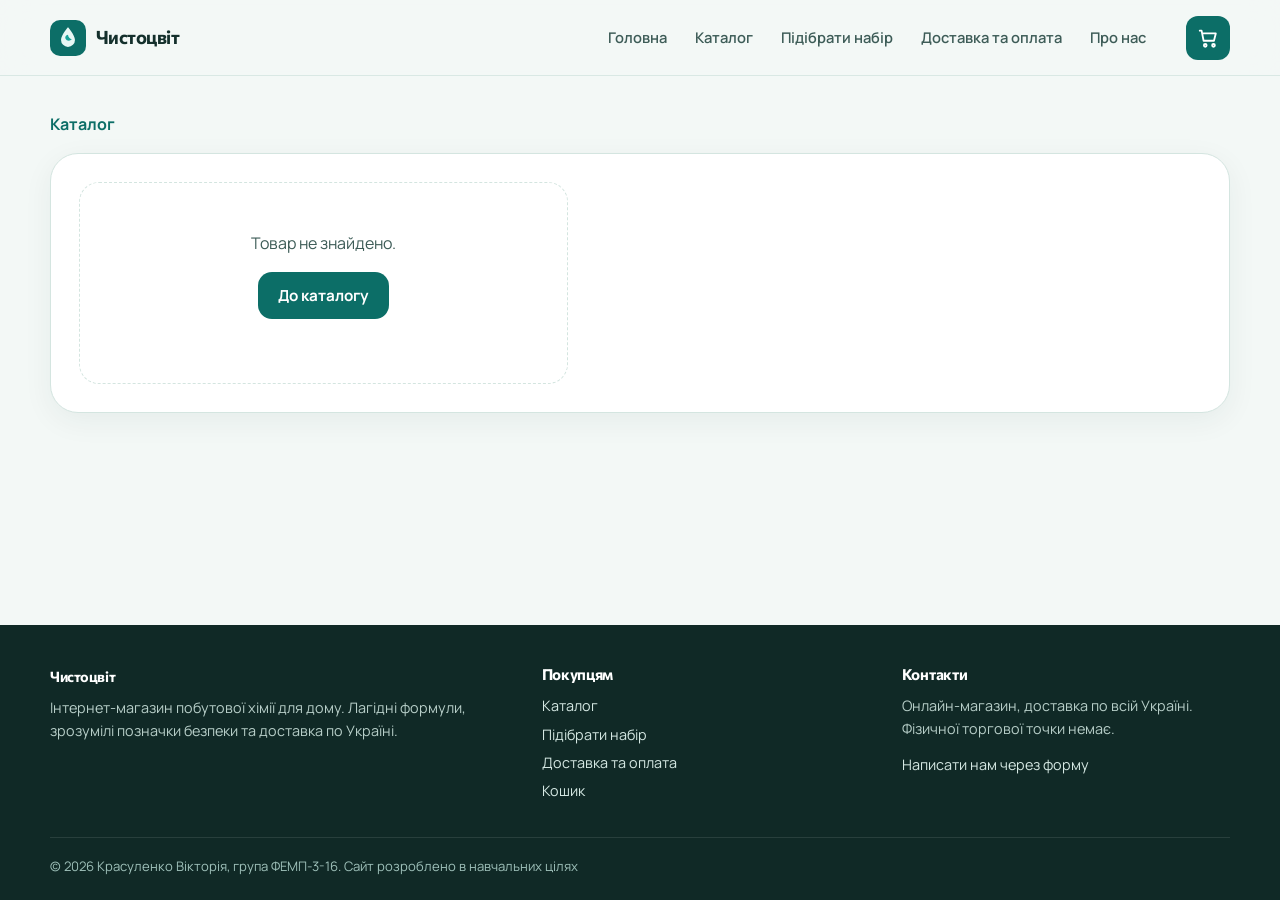
<file: product.html>
<!DOCTYPE html>
<html lang="uk">
<head>
  <meta charset="UTF-8">
  <meta name="viewport" content="width=device-width, initial-scale=1">
  <title>Товар — Чистоцвіт</title>
  <meta name="description" content="Картка товару інтернет-магазину побутової хімії Чистоцвіт.">
  <link rel="icon" href="favicon.svg" type="image/svg+xml">
  <link rel="preconnect" href="https://fonts.googleapis.com">
  <link rel="preconnect" href="https://fonts.gstatic.com" crossorigin>
  <link href="https://fonts.googleapis.com/css2?family=Commissioner:wght@400;500;600;700;800&family=Manrope:wght@400;500;600;700;800&display=swap" rel="stylesheet">
  <link rel="stylesheet" href="css/style.css">
</head>
<body>
  <header class="header">
    <div class="wrap header__inner">
      <a class="logo" href="index.html">
        <svg class="logo__mark" viewBox="0 0 32 32" fill="none" aria-hidden="true">
          <rect width="32" height="32" rx="9" fill="#0C6E67"/>
          <path d="M16 6.5c0 0-6.2 7.1-6.2 11.2a6.2 6.2 0 1 0 12.4 0C22.2 13.6 16 6.5 16 6.5z" fill="#E7F7F4"/>
          <path d="M16 13.2c.2 2.4 1.7 3.6 3.4 3.9-1.5 1.8-4.6 1.6-5.6-.4-.7-1.5.2-3.2 2.2-3.5z" fill="#1AA399"/>
        </svg>
        Чистоцвіт
      </a>
      <button class="burger" type="button" aria-label="Відкрити меню" aria-expanded="false"><span></span><span></span><span></span></button>
      <nav class="nav" aria-label="Головне меню">
        <a href="index.html">Головна</a>
        <a href="catalog.html">Каталог</a>
        <a href="quiz.html">Підібрати набір</a>
        <a href="delivery.html">Доставка та оплата</a>
        <a href="about.html">Про нас</a>
      </nav>
      <a class="header__cart" href="cart.html" aria-label="Кошик">
        <svg viewBox="0 0 24 24" fill="none" stroke="currentColor" stroke-width="2" stroke-linecap="round" stroke-linejoin="round" aria-hidden="true">
          <circle cx="9" cy="20" r="1.5"/><circle cx="18" cy="20" r="1.5"/>
          <path d="M3 4h2l2.2 11h11.3l2-8H7"/>
        </svg>
        <span class="cart-badge" data-cart-badge>0</span>
      </a>
    </div>
  </header>

  <main class="page">
    <section class="page-hero">
      <div class="wrap">
        <p class="muted"><a href="catalog.html" style="color:var(--teal);font-weight:700">Каталог</a></p>
        <div class="product-view" data-product></div>
      </div>
    </section>
  </main>

  <footer class="footer">
    <div class="wrap">
      <div class="footer__grid">
        <div>
          <p class="logo" style="color:#fff;margin-bottom:10px">Чистоцвіт</p>
          <p>Інтернет-магазин побутової хімії для дому. Лагідні формули, зрозумілі позначки безпеки та доставка по Україні.</p>
        </div>
        <div>
          <h3>Покупцям</h3>
          <ul>
            <li><a href="catalog.html">Каталог</a></li>
            <li><a href="quiz.html">Підібрати набір</a></li>
            <li><a href="delivery.html">Доставка та оплата</a></li>
            <li><a href="cart.html">Кошик</a></li>
          </ul>
        </div>
        <div>
          <h3>Контакти</h3>
          <p>Онлайн-магазин, доставка по всій Україні. Фізичної торгової точки немає.</p>
          <p><a href="about.html">Написати нам через форму</a></p>
        </div>
      </div>
      <div class="footer__legal">© 2026 Красуленко Вікторія, група ФЕМП-3-16. Сайт розроблено в навчальних цілях</div>
    </div>
  </footer>
  <script src="js/products.js"></script>
  <script src="js/cart.js"></script>
  <script src="js/main.js"></script>
  <script src="js/product-page.js"></script>
</body>
</html>
</file>
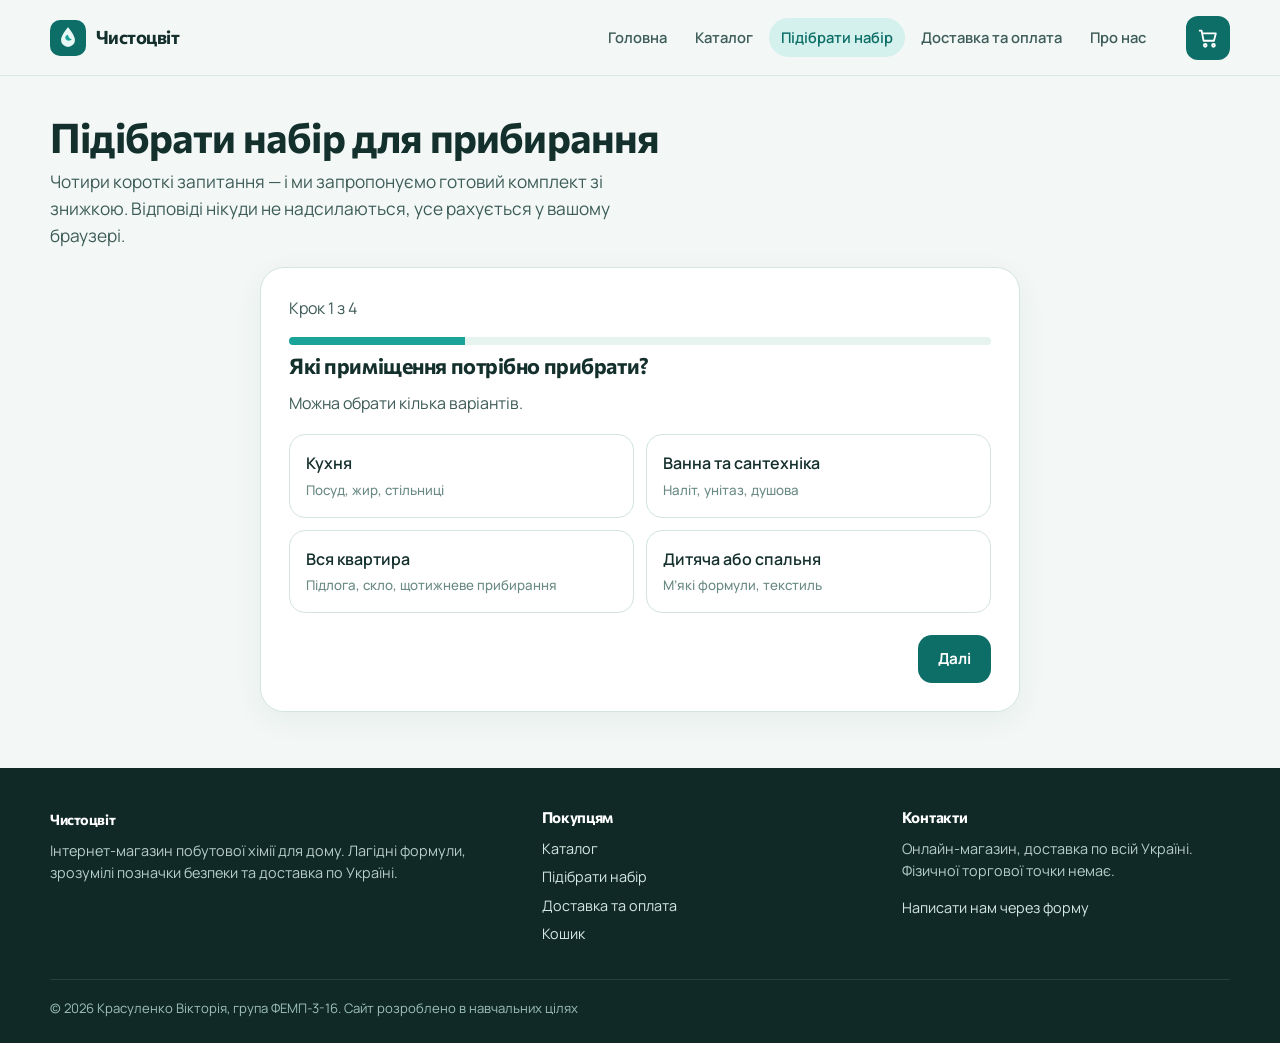
<file: quiz.html>
<!DOCTYPE html>
<html lang="uk">
<head>
  <meta charset="UTF-8">
  <meta name="viewport" content="width=device-width, initial-scale=1">
  <title>Підібрати набір — Чистоцвіт</title>
  <meta name="description" content="Короткий квіз допоможе зібрати набір для прибирання: кухня, ванна, вся оселя, еко- або дитячий варіант.">
  <link rel="icon" href="favicon.svg" type="image/svg+xml">
  <link rel="preconnect" href="https://fonts.googleapis.com">
  <link rel="preconnect" href="https://fonts.gstatic.com" crossorigin>
  <link href="https://fonts.googleapis.com/css2?family=Commissioner:wght@400;500;600;700;800&family=Manrope:wght@400;500;600;700;800&display=swap" rel="stylesheet">
  <link rel="stylesheet" href="css/style.css">
</head>
<body>
  <header class="header">
    <div class="wrap header__inner">
      <a class="logo" href="index.html">
        <svg class="logo__mark" viewBox="0 0 32 32" fill="none" aria-hidden="true">
          <rect width="32" height="32" rx="9" fill="#0C6E67"/>
          <path d="M16 6.5c0 0-6.2 7.1-6.2 11.2a6.2 6.2 0 1 0 12.4 0C22.2 13.6 16 6.5 16 6.5z" fill="#E7F7F4"/>
          <path d="M16 13.2c.2 2.4 1.7 3.6 3.4 3.9-1.5 1.8-4.6 1.6-5.6-.4-.7-1.5.2-3.2 2.2-3.5z" fill="#1AA399"/>
        </svg>
        Чистоцвіт
      </a>
      <button class="burger" type="button" aria-label="Відкрити меню" aria-expanded="false"><span></span><span></span><span></span></button>
      <nav class="nav" aria-label="Головне меню">
        <a href="index.html">Головна</a>
        <a href="catalog.html">Каталог</a>
        <a href="quiz.html">Підібрати набір</a>
        <a href="delivery.html">Доставка та оплата</a>
        <a href="about.html">Про нас</a>
      </nav>
      <a class="header__cart" href="cart.html" aria-label="Кошик">
        <svg viewBox="0 0 24 24" fill="none" stroke="currentColor" stroke-width="2" stroke-linecap="round" stroke-linejoin="round" aria-hidden="true">
          <circle cx="9" cy="20" r="1.5"/><circle cx="18" cy="20" r="1.5"/>
          <path d="M3 4h2l2.2 11h11.3l2-8H7"/>
        </svg>
        <span class="cart-badge" data-cart-badge>0</span>
      </a>
    </div>
  </header>

  <main class="page">
    <section class="page-hero">
      <div class="wrap">
        <h1>Підібрати набір для прибирання</h1>
        <p class="lead">Чотири короткі запитання — і ми запропонуємо готовий комплект зі знижкою. Відповіді нікуди не надсилаються, усе рахується у вашому браузері.</p>
        <div class="quiz-shell" data-quiz>
          <p class="muted" data-progress-label>Крок 1 з 4</p>
          <div class="progress"><span data-progress></span></div>

          <div data-step="1" class="quiz-step">
            <h2>Які приміщення потрібно прибрати?</h2>
            <p class="muted">Можна обрати кілька варіантів.</p>
            <div class="choice-grid">
              <button type="button" class="choice" data-group="rooms" data-choice="kitchen">Кухня <small>Посуд, жир, стільниці</small></button>
              <button type="button" class="choice" data-group="rooms" data-choice="bath">Ванна та сантехніка <small>Наліт, унітаз, душова</small></button>
              <button type="button" class="choice" data-group="rooms" data-choice="all">Вся квартира <small>Підлога, скло, щотижневе прибирання</small></button>
              <button type="button" class="choice" data-group="rooms" data-choice="kids">Дитяча або спальня <small>М’які формули, текстиль</small></button>
            </div>
            <div class="quiz-nav">
              <span></span>
              <button type="button" class="btn btn--primary" data-next>Далі</button>
            </div>
          </div>

          <div data-step="2" class="quiz-step" hidden>
            <h2>Хто ще живе в оселі?</h2>
            <p class="muted">Це допоможе відібрати гіпоалергенні засоби та позначки безпеки.</p>
            <div class="choice-grid">
              <button type="button" class="choice" data-group="family" data-choice="kids">Є діти <small>М’які формули без різкого запаху</small></button>
              <button type="button" class="choice" data-group="family" data-choice="pets">Є тварини <small>Засоби з позначкою безпеки для тварин</small></button>
              <button type="button" class="choice" data-group="family" data-choice="none">Лише дорослі, без тварин <small>Можна підібрати універсальний набір</small></button>
            </div>
            <div class="quiz-nav">
              <button type="button" class="btn btn--ghost" data-back>Назад</button>
              <button type="button" class="btn btn--primary" data-next>Далі</button>
            </div>
          </div>

          <div data-step="3" class="quiz-step" hidden>
            <h2>Що для вас важливіше?</h2>
            <div class="choice-grid">
              <button type="button" class="choice" data-group="priority" data-choice="eco">Максимальна екологічність <small>Рослинні формули, менше різкої хімії</small></button>
              <button type="button" class="choice is-on" data-group="priority" data-choice="balance">Баланс <small>Ефективно і без зайвої агресії</small></button>
              <button type="button" class="choice" data-group="priority" data-choice="power">Максимальна ефективність <small>Складні забруднення, жир, наліт</small></button>
            </div>
            <div class="quiz-nav">
              <button type="button" class="btn btn--ghost" data-back>Назад</button>
              <button type="button" class="btn btn--primary" data-next>Далі</button>
            </div>
          </div>

          <div data-step="4" class="quiz-step" hidden>
            <h2>Як часто закінчуються витратні засоби?</h2>
            <p class="muted">Якщо потрібна регулярна доставка, одразу запропонуємо підписку зі знижкою 15%.</p>
            <div class="choice-grid">
              <button type="button" class="choice" data-group="frequency" data-choice="2">Що два тижні <small>Велика родина або часте прибирання</small></button>
              <button type="button" class="choice is-on" data-group="frequency" data-choice="4">Щомісяця <small>Найнадійніший ритм для більшості</small></button>
              <button type="button" class="choice" data-group="frequency" data-choice="8">Раз на два місяці <small>Запасних флаконів вистачає надовго</small></button>
              <button type="button" class="choice" data-group="frequency" data-choice="0">Поки що без підписки <small>Купуватиму разово</small></button>
            </div>
            <div class="quiz-nav">
              <button type="button" class="btn btn--ghost" data-back>Назад</button>
              <button type="button" class="btn btn--primary" data-next>Показати набір</button>
            </div>
          </div>

          <div data-step="5" class="quiz-step" hidden>
            <div data-result></div>
          </div>
        </div>
      </div>
    </section>
  </main>

  <footer class="footer">
    <div class="wrap">
      <div class="footer__grid">
        <div>
          <p class="logo" style="color:#fff;margin-bottom:10px">Чистоцвіт</p>
          <p>Інтернет-магазин побутової хімії для дому. Лагідні формули, зрозумілі позначки безпеки та доставка по Україні.</p>
        </div>
        <div>
          <h3>Покупцям</h3>
          <ul>
            <li><a href="catalog.html">Каталог</a></li>
            <li><a href="quiz.html">Підібрати набір</a></li>
            <li><a href="delivery.html">Доставка та оплата</a></li>
            <li><a href="cart.html">Кошик</a></li>
          </ul>
        </div>
        <div>
          <h3>Контакти</h3>
          <p>Онлайн-магазин, доставка по всій Україні. Фізичної торгової точки немає.</p>
          <p><a href="about.html">Написати нам через форму</a></p>
        </div>
      </div>
      <div class="footer__legal">© 2026 Красуленко Вікторія, група ФЕМП-3-16. Сайт розроблено в навчальних цілях</div>
    </div>
  </footer>
  <script src="js/products.js"></script>
  <script src="js/cart.js"></script>
  <script src="js/main.js"></script>
  <script src="js/quiz.js"></script>
</body>
</html>
</file>
<file: css/style.css>
/* Чистоцвіт — навчальний інтернет-магазин побутової хімії */
:root {
  --bg: #f3f8f6;
  --bg-2: #e6f3ef;
  --surface: #ffffff;
  --ink: #14302c;
  --ink-soft: #3d5c57;
  --ink-faint: #6a8a84;
  --line: #d4e5e0;
  --teal: #0c6e67;
  --teal-hover: #095851;
  --mint: #1aa399;
  --mint-2: #3ec4b8;
  --mint-soft: #d4f1ed;
  --mint-pale: #edf8f6;
  --accent: #e07a4a;
  --accent-hover: #c9663a;
  --accent-soft: #fde8dc;
  --eco: #2f8a46;
  --hypo: #3d6fb5;
  --kids: #c47a1a;
  --pets: #7a5aad;
  --danger: #c04545;
  --shadow: 0 8px 30px rgba(20, 48, 44, 0.06);
  --shadow-lg: 0 22px 50px rgba(20, 48, 44, 0.10);
  --radius: 20px;
  --radius-sm: 12px;
  --header-h: 76px;
  --font: "Manrope", system-ui, -apple-system, "Segoe UI", sans-serif;
  --display: "Commissioner", "Manrope", system-ui, sans-serif;
  --max: 1180px;
}

*, *::before, *::after { box-sizing: border-box; }
html { scroll-behavior: smooth; }
body {
  margin: 0;
  font-family: var(--font);
  color: var(--ink);
  background: var(--bg);
  line-height: 1.55;
  min-height: 100vh;
  display: flex;
  flex-direction: column;
}
img, svg { max-width: 100%; display: block; }
a { color: inherit; text-decoration: none; }
button, input, select, textarea { font: inherit; color: inherit; }
button { cursor: pointer; border: 0; background: none; }
h1, h2, h3, h4 { font-family: var(--display); line-height: 1.2; margin: 0 0 0.6em; letter-spacing: -0.02em; }
h1 { font-size: clamp(1.8rem, 3.2vw, 3rem); font-weight: 700; }
h2 { font-size: clamp(1.45rem, 2.2vw, 2rem); font-weight: 700; }
p { margin: 0 0 1em; }
ul { margin: 0; padding: 0; list-style: none; }

.wrap { width: min(var(--max), calc(100% - 40px)); margin-inline: auto; }
.page { flex: 1; }

/* Header */
.header {
  position: sticky; top: 0; z-index: 40;
  /* relative containing block for mobile nav */
  height: var(--header-h);
  background: rgba(243, 248, 246, 0.88);
  backdrop-filter: blur(16px);
  border-bottom: 1px solid rgba(212, 229, 224, 0.8);
}
.header__inner {
  height: 100%;
  display: flex; align-items: center; gap: 28px;
}
.logo {
  display: flex; align-items: center; gap: 10px;
  font-family: var(--display);
  font-weight: 700;
  font-size: 1.15rem;
  letter-spacing: -0.03em;
  flex-shrink: 0;
}
.logo__mark { width: 36px; height: 36px; flex-shrink: 0; }
.nav { display: flex; align-items: center; gap: 4px; margin-left: auto; }
.nav a {
  padding: 8px 12px;
  border-radius: 999px;
  font-size: 0.92rem;
  font-weight: 600;
  color: var(--ink-soft);
  transition: background .2s, color .2s;
}
.nav a:hover, .nav a.is-active { background: var(--mint-soft); color: var(--teal); }
.header__cart {
  position: relative;
  display: flex; align-items: center; justify-content: center;
  width: 44px; height: 44px;
  border-radius: 12px;
  background: var(--teal);
  color: #fff;
  flex-shrink: 0;
  transition: background .2s, transform .15s;
}
.header__cart:hover { background: var(--teal-hover); transform: translateY(-1px); }
.header__cart svg { width: 22px; height: 22px; }
.cart-badge {
  position: absolute; top: -4px; right: -4px;
  min-width: 18px; height: 18px; padding: 0 5px;
  border-radius: 999px;
  background: var(--accent);
  color: #fff;
  font-size: 0.7rem; font-weight: 700;
  display: none; align-items: center; justify-content: center;
  line-height: 1;
}
.cart-badge.is-on { display: flex; }
.burger {
  display: none;
  width: 44px; height: 44px;
  border-radius: 12px;
  border: 1px solid var(--line);
  background: #fff;
  margin-left: auto;
  flex-direction: column; align-items: center; justify-content: center; gap: 5px;
}
.burger span { display: block; width: 18px; height: 2px; background: var(--ink); border-radius: 2px; }

/* Buttons */
.btn {
  display: inline-flex; align-items: center; justify-content: center; gap: 8px;
  padding: 12px 20px;
  border-radius: 14px;
  font-weight: 700;
  font-size: 0.95rem;
  transition: background .2s, transform .15s, box-shadow .2s, color .2s;
  text-align: center;
}
.btn:hover { transform: translateY(-1px); }
.btn:active { transform: translateY(0); }
.btn--primary { background: var(--teal); color: #fff; }
.btn--primary:hover { background: var(--teal-hover); box-shadow: 0 8px 20px rgba(12, 110, 103, 0.28); }
.btn--accent { background: var(--accent); color: #fff; }
.btn--accent:hover { background: var(--accent-hover); }
.btn--ghost { background: #fff; color: var(--teal); border: 1px solid var(--line); }
.btn--ghost:hover { border-color: var(--mint); background: var(--mint-pale); }
.btn--sm { padding: 8px 14px; font-size: 0.85rem; border-radius: 10px; }
.btn--block { width: 100%; }
.btn:disabled { opacity: .55; cursor: not-allowed; transform: none; }

/* Hero */
.hero {
  padding: 48px 0 20px;
}
.hero__grid {
  display: grid;
  grid-template-columns: 1.1fr 0.9fr;
  gap: 40px;
  align-items: center;
  background:
    radial-gradient(circle at 90% 10%, rgba(58, 196, 184, 0.18), transparent 40%),
    radial-gradient(circle at 10% 90%, rgba(224, 122, 74, 0.10), transparent 36%),
    var(--surface);
  border: 1px solid var(--line);
  border-radius: 28px;
  padding: 48px 48px 44px;
  box-shadow: var(--shadow);
}
.eyebrow {
  display: inline-flex; align-items: center; gap: 8px;
  font-size: 0.8rem; font-weight: 700; letter-spacing: 0.06em; text-transform: uppercase;
  color: var(--teal);
  background: var(--mint-soft);
  padding: 6px 12px; border-radius: 999px;
  margin-bottom: 16px;
}
.hero h1 { margin-bottom: 14px; }
.lead { font-size: 1.08rem; color: var(--ink-soft); max-width: 36em; }
.hero__actions { display: flex; flex-wrap: wrap; gap: 12px; margin: 24px 0 28px; }
.trust { display: flex; flex-wrap: wrap; gap: 16px 24px; padding: 0; }
.trust li { display: flex; align-items: center; gap: 8px; color: var(--ink-soft); font-size: 0.9rem; font-weight: 600; }
.trust svg { width: 18px; height: 18px; color: var(--mint); flex-shrink: 0; }
.hero__art {
  position: relative;
  min-height: 340px;
  display: flex; align-items: flex-end; justify-content: center;
  background:
    radial-gradient(circle at 50% 80%, #c8ebe6 0%, transparent 55%),
    linear-gradient(180deg, #eaf8f5 0%, #d4f1ed 100%);
  border-radius: 24px;
  overflow: hidden;
  padding: 24px 16px 0;
}
.hero__bottles { width: 100%; max-width: 420px; height: 340px; }

/* Sections */
.section { padding: 64px 0; }
.section--tight { padding: 40px 0 64px; }
.section__head { display: flex; align-items: end; justify-content: space-between; gap: 16px; margin-bottom: 28px; flex-wrap: wrap; }
.section__head p { margin: 0; color: var(--ink-soft); }

/* Categories */
.cats { display: grid; grid-template-columns: repeat(6, 1fr); gap: 14px; }
.cat-card {
  display: flex; flex-direction: column; align-items: center; text-align: center; gap: 10px;
  background: var(--surface);
  border: 1px solid var(--line);
  border-radius: 18px;
  padding: 20px 12px 18px;
  box-shadow: var(--shadow);
  transition: transform .2s, box-shadow .2s, border-color .2s;
}
.cat-card:hover { transform: translateY(-3px); box-shadow: var(--shadow-lg); border-color: var(--mint); }
.cat-card__icon {
  width: 64px; height: 64px;
  border-radius: 18px;
  display: grid; place-items: center;
}
.cat-card strong { font-size: 0.88rem; }

/* Product grid / cards */
.grid-products { display: grid; grid-template-columns: repeat(4, 1fr); gap: 18px; }
.card {
  background: var(--surface);
  border: 1px solid var(--line);
  border-radius: var(--radius);
  padding: 14px 14px 16px;
  display: flex; flex-direction: column;
  box-shadow: var(--shadow);
  transition: transform .2s, box-shadow .2s;
}
.card:hover { transform: translateY(-3px); box-shadow: var(--shadow-lg); }
.card__art {
  position: relative;
  height: 180px;
  border-radius: 16px;
  overflow: hidden;
  margin-bottom: 12px;
  display: grid; place-items: center;
}
.card__art svg { width: 120px; height: 150px; }
.card__badges { display: flex; flex-wrap: wrap; gap: 6px; min-height: 24px; margin-bottom: 8px; }
.badge {
  display: inline-flex; align-items: center; gap: 4px;
  font-size: 0.7rem; font-weight: 700;
  padding: 3px 8px; border-radius: 999px;
  letter-spacing: 0.01em;
}
.badge--eco { background: #e3f6e8; color: var(--eco); }
.badge--hypo { background: #e7eef9; color: var(--hypo); }
.badge--kids { background: #fdf0da; color: var(--kids); }
.badge--pets { background: #efe8f8; color: var(--pets); }
.card h3 { font-size: 1rem; margin: 0 0 6px; }
.card h3 a:hover { color: var(--teal); }
.card__meta { color: var(--ink-faint); font-size: 0.82rem; margin-bottom: 10px; }
.card__row { display: flex; align-items: center; justify-content: space-between; gap: 10px; margin-top: auto; }
.price { font-weight: 800; font-size: 1.1rem; font-family: var(--display); letter-spacing: -0.02em; }
.price--old { font-size: 0.82rem; color: var(--ink-faint); text-decoration: line-through; font-weight: 600; margin-right: 6px; }
.price--sale { color: var(--accent-hover); }

/* Advantages */
.adv { display: grid; grid-template-columns: repeat(4, 1fr); gap: 16px; }
.adv-card {
  background: var(--surface);
  border: 1px solid var(--line);
  border-radius: 18px;
  padding: 22px 20px 20px;
  box-shadow: var(--shadow);
}
.adv-card__icon {
  width: 48px; height: 48px; border-radius: 14px;
  background: var(--mint-soft); color: var(--teal);
  display: grid; place-items: center; margin-bottom: 14px;
}
.adv-card__icon svg { width: 24px; height: 24px; }
.adv-card h3 { font-size: 1.05rem; margin-bottom: 8px; }
.adv-card p { margin: 0; color: var(--ink-soft); font-size: 0.92rem; }

/* Reviews */
.reviews { display: grid; grid-template-columns: repeat(3, 1fr); gap: 16px; }
.review {
  background: var(--surface);
  border: 1px solid var(--line);
  border-radius: 18px;
  padding: 22px;
  box-shadow: var(--shadow);
}
.stars { display: flex; gap: 3px; color: #e0a020; margin-bottom: 12px; }
.stars svg { width: 16px; height: 16px; }
.review p { color: var(--ink-soft); }
.review__who { font-weight: 700; font-size: 0.9rem; margin-top: 12px; }
.review__who span { display: block; font-weight: 500; color: var(--ink-faint); font-size: 0.8rem; }

/* Promo / subscribe */
.promo {
  background: linear-gradient(120deg, #0c6e67 0%, #147f76 48%, #1aa399 100%);
  color: #fff;
  border-radius: 28px;
  padding: 40px 44px;
  display: grid; grid-template-columns: 1.2fr 0.8fr;
  gap: 28px; align-items: center;
}
.promo h2 { color: #fff; }
.promo p { color: rgba(255,255,255,.88); margin-bottom: 0; }
.promo__form { display: flex; gap: 10px; flex-wrap: wrap; }
.promo__form input {
  flex: 1; min-width: 180px;
  border: 0; border-radius: 14px;
  padding: 12px 16px;
  background: #fff;
}
.promo .btn--accent { white-space: nowrap; }
.form-note { font-size: 0.8rem; opacity: .8; margin-top: 10px; }

/* Footer */
.footer {
  background: #102926;
  color: #d5e8e3;
  padding: 40px 0 24px;
  margin-top: auto;
}
.footer__grid {
  display: grid;
  grid-template-columns: 1.4fr 1fr 1fr;
  gap: 32px;
  margin-bottom: 28px;
}
.footer a { color: #d5e8e3; }
.footer a:hover { color: #fff; }
.footer h3 { color: #fff; font-size: 0.95rem; margin-bottom: 12px; }
.footer p, .footer li { font-size: 0.9rem; color: #b7cec8; }
.footer li { margin-bottom: 6px; }
.footer__legal {
  border-top: 1px solid rgba(255,255,255,.1);
  padding-top: 18px;
  font-size: 0.82rem;
  color: #9ec0b9;
}

/* Catalog toolbar */
.page-hero { padding: 36px 0 8px; }
.page-hero h1 { margin-bottom: 8px; }
.toolbar {
  display: flex; flex-direction: column; gap: 14px;
  margin: 24px 0 22px;
}
.search {
  position: relative;
}
.search input {
  width: 100%;
  border: 1px solid var(--line);
  background: #fff;
  border-radius: 14px;
  padding: 12px 16px 12px 42px;
  outline: none;
}
.search input:focus { border-color: var(--mint); box-shadow: 0 0 0 4px rgba(26, 163, 153, 0.15); }
.search svg {
  position: absolute; left: 14px; top: 50%; transform: translateY(-50%);
  width: 18px; height: 18px; color: var(--ink-faint);
}
.chips { display: flex; flex-wrap: wrap; gap: 8px; }
.chip {
  padding: 7px 14px;
  border-radius: 999px;
  border: 1px solid var(--line);
  background: #fff;
  font-weight: 600;
  font-size: 0.85rem;
  color: var(--ink-soft);
}
.chip:hover, .chip.is-on { background: var(--teal); color: #fff; border-color: var(--teal); }
.chip--eco.is-on { background: var(--eco); border-color: var(--eco); }
.chip--hypo.is-on { background: var(--hypo); border-color: var(--hypo); }
.chip--kids.is-on { background: var(--kids); border-color: var(--kids); }
.chip--pets.is-on { background: var(--pets); border-color: var(--pets); }
.results-meta { color: var(--ink-faint); font-size: 0.9rem; margin-bottom: 16px; }
.empty {
  text-align: center;
  background: var(--surface);
  border: 1px dashed var(--line);
  border-radius: var(--radius);
  padding: 48px 24px;
  color: var(--ink-soft);
}

/* Product page */
.product-view {
  display: grid; grid-template-columns: 0.9fr 1.1fr; gap: 36px;
  background: var(--surface); border: 1px solid var(--line);
  border-radius: 28px; padding: 28px; box-shadow: var(--shadow);
  margin: 8px 0 48px;
}
.product-view__art {
  border-radius: 20px; min-height: 360px;
  display: grid; place-items: center;
}
.product-view__art svg { width: 220px; height: 280px; }
.product-view .lead { margin-bottom: 16px; }
.product-view__actions { display: flex; flex-wrap: wrap; gap: 10px; margin: 20px 0; }
.specs { margin-top: 20px; display: grid; gap: 8px; }
.specs div { display: grid; grid-template-columns: 140px 1fr; gap: 8px; font-size: 0.92rem; }
.specs dt { color: var(--ink-faint); }

/* Cart */
.cart-layout { display: grid; grid-template-columns: 1.3fr 0.7fr; gap: 24px; align-items: start; margin: 8px 0 48px; }
.cart-list, .cart-summary, .checkout {
  background: var(--surface); border: 1px solid var(--line);
  border-radius: 20px; padding: 20px; box-shadow: var(--shadow);
}
.cart-item {
  display: grid; grid-template-columns: 72px 1fr auto; gap: 14px; align-items: center;
  padding: 14px 0; border-bottom: 1px solid var(--line);
}
.cart-item:last-child { border-bottom: 0; }
.cart-item__art {
  width: 72px; height: 72px; border-radius: 14px;
  display: grid; place-items: center; overflow: hidden;
}
.cart-item__art svg { width: 46px; height: 58px; }
.cart-item h3 { font-size: 0.95rem; margin: 0 0 4px; }
.qty {
  display: inline-flex; align-items: center;
  border: 1px solid var(--line); border-radius: 10px; overflow: hidden; margin-top: 8px;
}
.qty button { width: 32px; height: 32px; font-weight: 700; }
.qty button:hover { background: var(--mint-pale); }
.qty span { min-width: 28px; text-align: center; font-weight: 700; }
.cart-item__price { text-align: right; font-weight: 800; }
.remove { color: var(--danger); font-size: 0.8rem; font-weight: 600; margin-top: 6px; }
.remove:hover { text-decoration: underline; }
.summary-row { display: flex; justify-content: space-between; gap: 12px; margin-bottom: 10px; color: var(--ink-soft); }
.summary-row--total { font-size: 1.15rem; font-weight: 800; color: var(--ink); border-top: 1px solid var(--line); padding-top: 12px; margin-top: 8px; }
.sub-box {
  background: var(--mint-pale); border: 1px solid var(--mint-soft);
  border-radius: 14px; padding: 14px; margin: 14px 0;
}
.sub-box label { display: flex; gap: 10px; align-items: flex-start; font-weight: 600; cursor: pointer; }
.sub-box select { margin-top: 10px; width: 100%; border: 1px solid var(--line); border-radius: 10px; padding: 8px 10px; background: #fff; }
.form-grid { display: grid; gap: 12px; }
.form-grid label { display: grid; gap: 6px; font-size: 0.85rem; font-weight: 600; color: var(--ink-soft); }
.form-grid input, .form-grid select, .form-grid textarea {
  border: 1px solid var(--line); border-radius: 12px; padding: 10px 12px; background: #fff;
  font-weight: 500; color: var(--ink);
}
.form-grid input:focus, .form-grid select:focus, .form-grid textarea:focus {
  outline: none; border-color: var(--mint); box-shadow: 0 0 0 4px rgba(26, 163, 153, 0.15);
}
.form-error { color: var(--danger); font-size: 0.82rem; font-weight: 600; display: none; }
.form-error.is-on { display: block; }
.success {
  text-align: center; padding: 48px 24px;
  background: var(--surface); border: 1px solid var(--line);
  border-radius: 24px; box-shadow: var(--shadow);
}
.success h2 { color: var(--teal); }

/* Delivery / about */
.content-card {
  background: var(--surface); border: 1px solid var(--line);
  border-radius: 24px; padding: 28px; box-shadow: var(--shadow);
}
.split { display: grid; grid-template-columns: 1fr 1fr; gap: 20px; }
.method {
  border: 1px solid var(--line); border-radius: 16px; padding: 18px;
  background: var(--mint-pale);
}
.method h3 { font-size: 1.05rem; margin-bottom: 8px; }
.method p, .method li { color: var(--ink-soft); font-size: 0.95rem; }
.method li { margin: 0 0 6px 1.1em; list-style: disc; }
.price-tag { font-weight: 800; color: var(--teal); }

/* Quiz */
.quiz-shell {
  max-width: 760px; margin: 0 auto 48px;
  background: var(--surface); border: 1px solid var(--line);
  border-radius: 24px; padding: 28px; box-shadow: var(--shadow);
}
.progress { height: 8px; background: var(--bg-2); border-radius: 999px; overflow: hidden; margin-bottom: 8px; }
.progress > span { display: block; height: 100%; background: var(--mint); width: 25%; transition: width .3s; }
.quiz-step h2 { font-size: 1.35rem; }
.choice-grid { display: grid; grid-template-columns: 1fr 1fr; gap: 12px; margin: 18px 0 22px; }
.choice {
  text-align: left;
  border: 1px solid var(--line);
  background: #fff;
  border-radius: 16px;
  padding: 16px;
  font-weight: 600;
}
.choice:hover { border-color: var(--mint); }
.choice.is-on { border-color: var(--teal); background: var(--mint-pale); box-shadow: inset 0 0 0 1px var(--teal); }
.choice small { display: block; font-weight: 500; color: var(--ink-faint); margin-top: 4px; }
.quiz-nav { display: flex; justify-content: space-between; gap: 12px; }
.bundle-result { margin-top: 8px; }
.bundle-items { margin: 16px 0; display: grid; gap: 10px; }
.bundle-items li {
  display: flex; justify-content: space-between; gap: 12px;
  padding: 10px 0; border-bottom: 1px solid var(--line); font-size: 0.95rem;
}

/* Toast */
.toast {
  position: fixed; right: 20px; bottom: 20px; z-index: 80;
  background: var(--ink); color: #fff;
  padding: 12px 16px; border-radius: 12px;
  box-shadow: var(--shadow-lg);
  opacity: 0; transform: translateY(12px);
  pointer-events: none;
  transition: opacity .25s, transform .25s;
  font-weight: 600; font-size: 0.9rem;
}
.toast.is-on { opacity: 1; transform: translateY(0); }

/* Misc */
.muted { color: var(--ink-soft); }
.center { text-align: center; }
hr.sep { border: 0; border-top: 1px solid var(--line); margin: 22px 0; }
.notice {
  background: var(--accent-soft); color: #7a3d1c;
  border-radius: 12px; padding: 10px 14px; font-size: 0.85rem; margin-top: 14px;
}

/* Responsive */
@media (max-width: 1024px) {
  .cats { grid-template-columns: repeat(3, 1fr); }
  .grid-products { grid-template-columns: repeat(3, 1fr); }
  .adv { grid-template-columns: 1fr 1fr; }
  .hero__grid, .promo, .cart-layout, .product-view, .split, .footer__grid { grid-template-columns: 1fr; }
  .hero__art { min-height: 280px; }
}
@media (max-width: 800px) {
  .nav {
    display: none;
    position: absolute; left: 0; right: 0; top: var(--header-h);
    background: rgba(243, 248, 246, 0.98);
    border-bottom: 1px solid var(--line);
    flex-direction: column; align-items: stretch;
    padding: 12px 16px 16px; gap: 4px;
  }
  .nav.is-open { display: flex; }
  .nav a { padding: 12px 14px; }
  .burger { display: flex; }
  .header__inner { gap: 12px; }
  .reviews, .grid-products, .choice-grid { grid-template-columns: 1fr 1fr; }
  .cats { grid-template-columns: 1fr 1fr; }
  .hero { padding-top: 20px; }
  .hero__grid { padding: 24px 20px; }
  .section { padding: 44px 0; }
}
@media (max-width: 560px) {
  .wrap { width: min(var(--max), calc(100% - 24px)); }
  .grid-products, .reviews, .adv { grid-template-columns: 1fr; }
  .hero__actions, .promo__form, .product-view__actions { flex-direction: column; }
  .btn { width: 100%; }
  .header__cart { width: 42px; }
  .cart-item { grid-template-columns: 64px 1fr; }
  .cart-item__price { grid-column: 2; text-align: left; }
}
</file>
